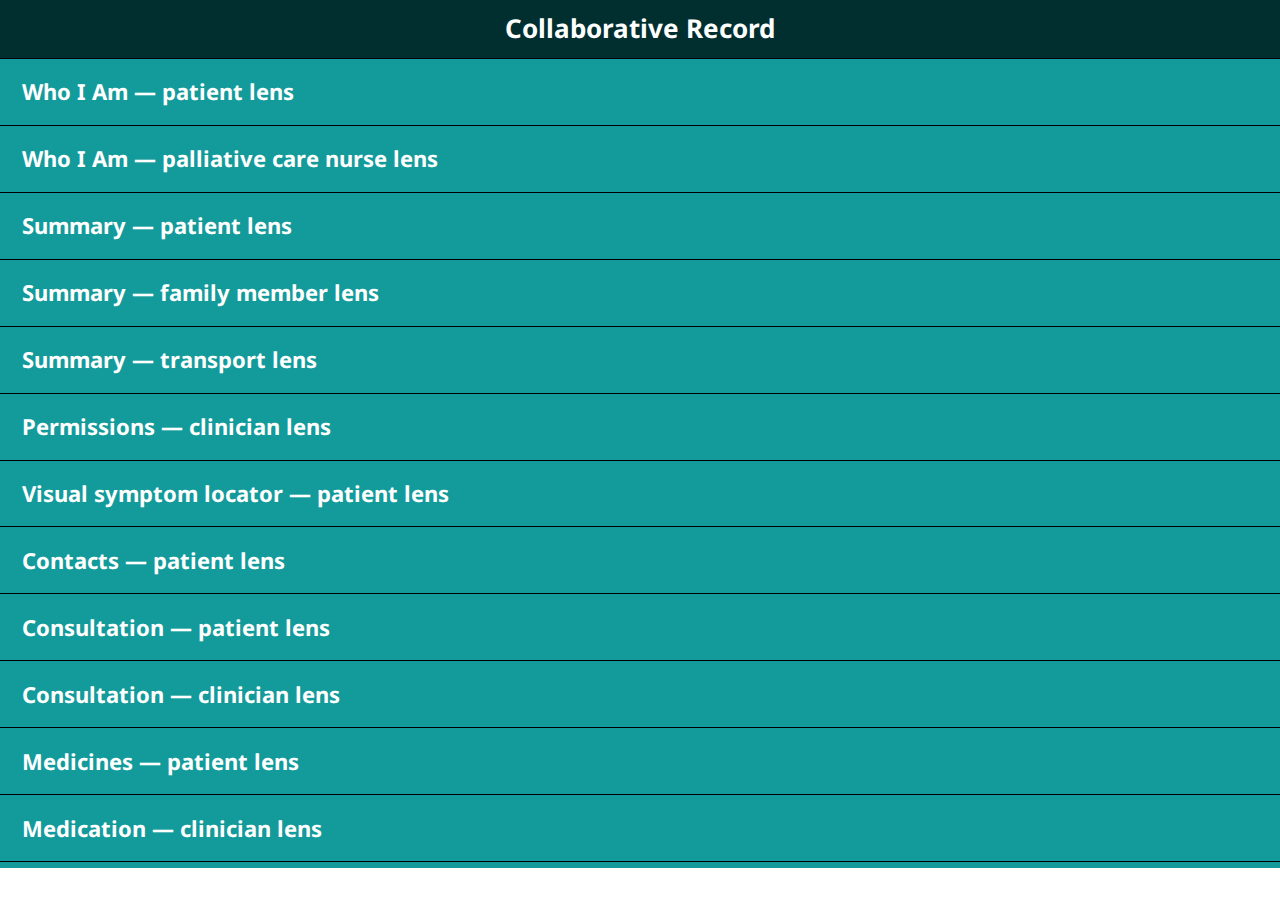
<file: index.html>
<!doctype html>
<html>
  <head>
    <title>Collaborative Record</title>
    <meta charset="utf-8">
    <meta name="viewport" content="initial-scale=1">
    <link rel="manifest" href="manifest.json">
    <meta name="mobile-web-app-capable" content="yes">
    <link rel="stylesheet" href="https://maxcdn.bootstrapcdn.com/font-awesome/4.6.2/css/font-awesome.min.css">
    <link href="https://fonts.googleapis.com/css?family=Noto+Sans:400,400italic,700,700italic" rel="stylesheet" type="text/css">
    <link href="assets/css/prototyping-kit.css" rel="stylesheet">
    <link href="assets/css/styles.css" rel="stylesheet">
  </head>

  <body>
    <header>
      <h1>Collaborative Record</h1>
    </header>
    <div data-screen="home">
      <section class="button">
        <h2><a href="who-i-am-patient.html">Who I Am — patient lens</a></h2>
      </section>
      <section class="button">
        <h2><a href="who-i-am-nurse.html">Who I Am — palliative care nurse lens</a></h2>
      </section>
      <section class="button">
        <h2><a href="summary-patient.html">Summary — patient lens</a></h2>
      </section>
      <section class="button">
        <h2><a href="summary-family-member.html">Summary — family member lens</a></h2>
      </section>
      <section class="button">
        <h2><a href="summary-transport.html">Summary — transport lens</a></h2>
      </section>
      <section class="button">
        <h2><a href="permissions-clinician.html">Permissions — clinician lens</a></h2>
      </section>
      <section class="button">
        <h2><a href="visual-symptom-locator-patient.html">Visual symptom locator — patient lens</a></h2>
      </section>
      <section class="button">
        <h2><a href="contacts-patient.html">Contacts — patient lens</a></h2>
      </section>
      <section class="button">
        <h2><a href="consultation-patient.html">Consultation  — patient lens</a></h2>
      </section>
      <section class="button">
        <h2><a href="consultations-clinician.html">Consultation  — clinician lens</a></h2>
      </section>
      <section class="button">
        <h2><a href="medicines-patient.html">Medicines — patient lens</a></h2>
      </section>
      <section class="button">
        <h2><a href="medication-clinician.html">Medication — clinician lens</a></h2>
      </section>
      <section class="button">
        <h2><a href="security-token.html">Security token screen  — phone authentication</a></h2>
      </section>
    </div>
  </body>
  <script src="assets/js/prototyping-kit.js"></script>
  <script src="assets/js/collaborative-record.js"></script>
  <script>
    // register a service worker
    if ('serviceWorker' in navigator) {
      navigator.serviceWorker.register('sw.js').then(function(registration) {
        // Registration was successful
        console.log('ServiceWorker registration successful with scope: ', registration.scope);
      }).catch(function(err) {
        // registration failed :(
        console.log('ServiceWorker registration failed: ', err);
      });
    }
  </script>
</html>
</file>
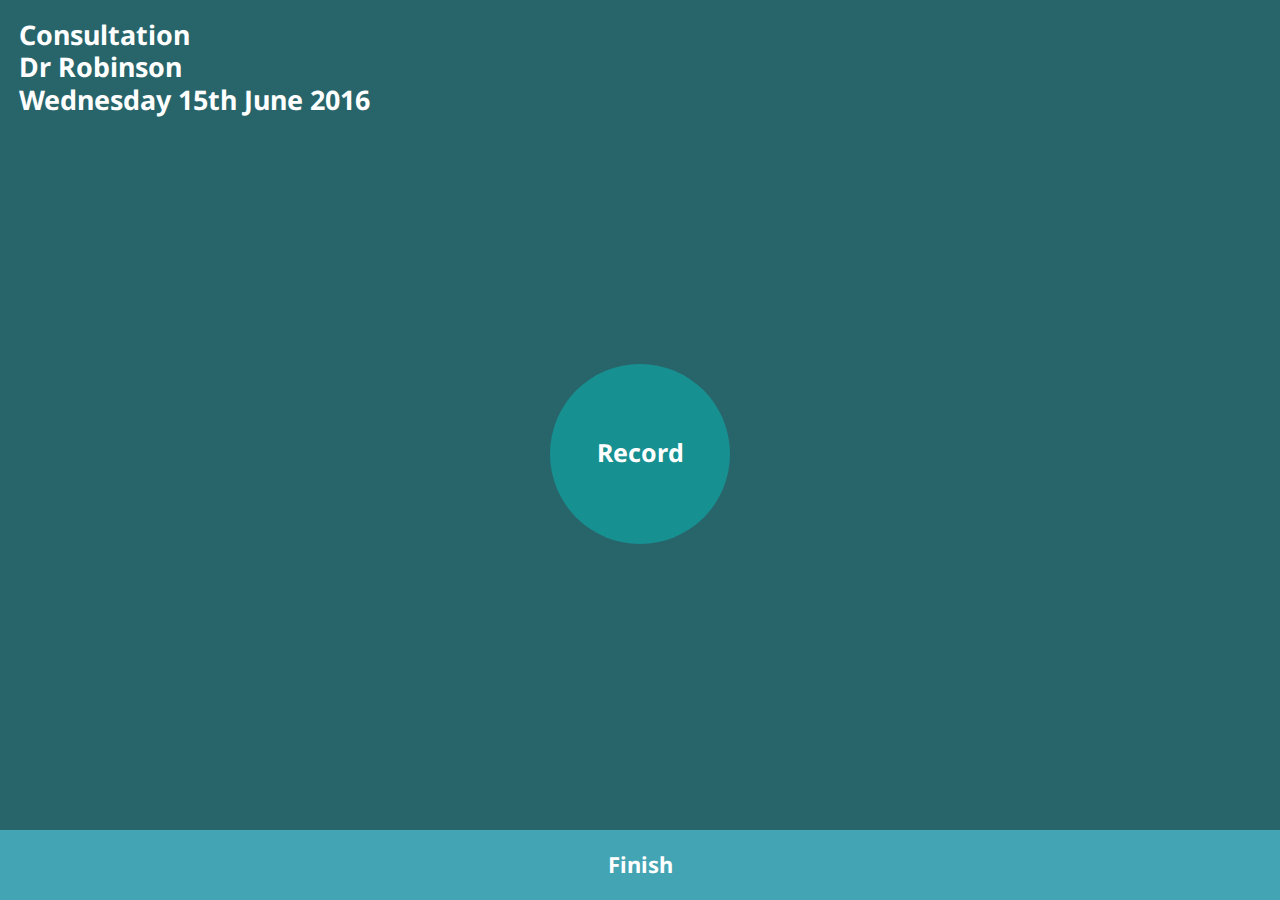
<file: consultation-patient.html>
<!doctype html>
<html>
  <head>
    <title>Consultation — Patient lens – Collaborative Record</title>
    <meta charset="utf-8">
    <meta name="viewport" content="initial-scale=1">
    <link rel="manifest" href="manifest.json">
    <link rel="stylesheet" href="https://maxcdn.bootstrapcdn.com/font-awesome/4.6.2/css/font-awesome.min.css">
    <link href="https://fonts.googleapis.com/css?family=Noto+Sans:400,400italic,700,700italic" rel="stylesheet" type="text/css">
    <link href="assets/css/prototyping-kit.css" rel="stylesheet">
    <link href="assets/css/styles.css" rel="stylesheet">
  </head>

  <body>
    <div data-screen="home" class="fullscreen alt question-screen">
      <p class="metadata">Consultation</p>
      <p class="metadata">Dr Robinson</p>
      <p class="metadata">Wednesday 15th June 2016</p>
      <div class="speak-wrapper">
        <div class="speak">
          <span class="record-button-label"><span class="waiting">Record</span><span class="speaking">Recording</span></span>
          <div class="record-button"></div>
        </div>
      </div>
      <div class="stacked-buttons">
        <div class="stacked-button" data-open-screen="consultation">
          <p>Finish</p>
        </div>
      </div>
    </div>

    <div data-screen="consultation" class="fullscreen">
      <h2 class="consultation-meta">Your consultation with Dr Robinson</h2>
      <h2 class="consultation-meta">Wednesday 15th June 2016, 2pm</h2>
      <a class="large-button" href="#">Listen again</a>
      <h3>Important notes</h3>
      <ul class="notes">
        <li><p>I’ve prescribed cough medicine called Tessalon Perles. You should take one tablet in the morning and one before you go to bed. I’ll ask you how you’re getting on with it in a few weeks.</p></li>
        <li><p>I’ve ordered your new crutches and they should be ready to pick up on Thursday.</p></li>
      </ul>
    </div>
  </body>
  <script src="assets/js/prototyping-kit.js"></script>
  <script src="assets/js/collaborative-record.js"></script>
</html>
</file>
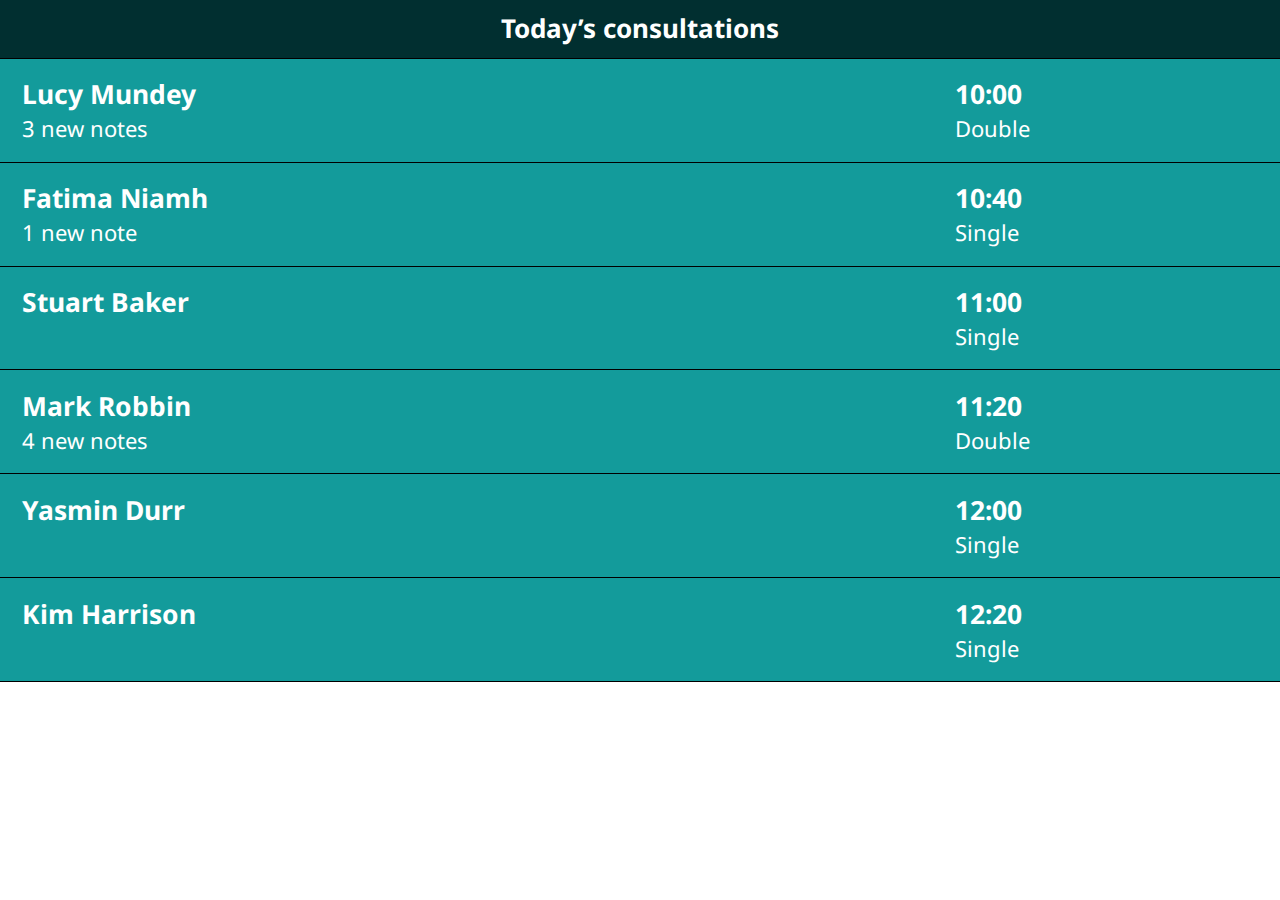
<file: consultations-clinician.html>
<!doctype html>
<html>
  <head>
    <title>Consultations — Clinician lens – Collaborative Record</title>
    <meta charset="utf-8">
    <meta name="viewport" content="initial-scale=1">
    <link rel="manifest" href="manifest.json">
    <link rel="stylesheet" href="https://maxcdn.bootstrapcdn.com/font-awesome/4.6.2/css/font-awesome.min.css">
    <link href="https://fonts.googleapis.com/css?family=Noto+Sans:400,400italic,700,700italic" rel="stylesheet" type="text/css">
    <link href="assets/css/prototyping-kit.css" rel="stylesheet">
    <link href="assets/css/styles.css" rel="stylesheet">
  </head>

  <body>
    <div data-screen="home" class="fullscreen no-pad">
      <header><h1>Today’s consultations</h1></header>
      <section class="button" data-open-screen="consultation">
        <div class="button-inner">
          <div class="inner-left">
            <h3>Lucy Mundey</h3>
            <span>3 new notes</span>
          </div>
          <div class="inner-right">
            <time>10:00</time>
            <span>Double</span>
          </div>
        </div>
      </section>
      <section class="button" data-open-screen="consultation">
        <div class="button-inner">
          <div class="inner-left">
            <h3>Fatima Niamh</h3>
            <span>1 new note</span>
          </div>
          <div class="inner-right">
            <time>10:40</time>
            <span>Single</span>
          </div>
        </div>
      </section>
      <section class="button" data-open-screen="consultation">
        <div class="button-inner">
          <div class="inner-left">
            <h3>Stuart Baker</h3>
          </div>
          <div class="inner-right">
            <time>11:00</time>
            <span>Single</span>
          </div>
        </div>
      </section>
      <section class="button" data-open-screen="consultation">
        <div class="button-inner">
          <div class="inner-left">
            <h3>Mark Robbin</h3>
            <span>4 new notes</span>
          </div>
          <div class="inner-right">
            <time>11:20</time>
            <span>Double</span>
          </div>
        </div>
      </section>
      <section class="button" data-open-screen="consultation">
        <div class="button-inner">
          <div class="inner-left">
            <h3>Yasmin Durr</h3>
          </div>
          <div class="inner-right">
            <time>12:00</time>
            <span>Single</span>
          </div>
        </div>
      </section>
      <section class="button" data-open-screen="consultation">
        <div class="button-inner">
          <div class="inner-left">
            <h3>Kim Harrison</h3>
          </div>
          <div class="inner-right">
            <time>12:20</time>
            <span>Single</span>
          </div>
        </div>
      </section>
    </div>

    <div data-screen="consultation" class="fullscreen no-pad">
      <header><h1><span data-open-screen="home"><i class="fa fa-chevron-left"></i></span>Consultations</h1></header>
      <div class="summary">
        <h2 class="fullscreen-subtitle">Lucy Mundey<br>10:00</h2>
      </div>
      <section class="button">
        <h2>3 new notes from Lucy</h2>
      </section>
      <section class="button">
        <h2>Recorded consultation</h2>
      </section>
      <section class="button" data-open-screen="add-notes">
        <h2>Your notes</h2>
      </section>
      <section class="button">
        <h2>Previous consultations</h2>
      </section>
    </div>

    <div data-screen="add-notes" class="fullscreen no-pad">
      <div class="top-bar info"><p><i class="fa fa-exclamation-circle"></i>Only clinicians can view this</p></div>
      <p contenteditable="true">Your notes</p>
      <div class="stacked-buttons">
        <div class="stacked-button" data-close-screen>
          <p>Cancel</p>
        </div>
        <div class="stacked-button" data-close-screen>
          <p>Add</p>
        </div>
      </div>
    </div>
  </body>
  <script src="assets/js/prototyping-kit.js"></script>
  <script src="assets/js/collaborative-record.js"></script>
</html>
</file>
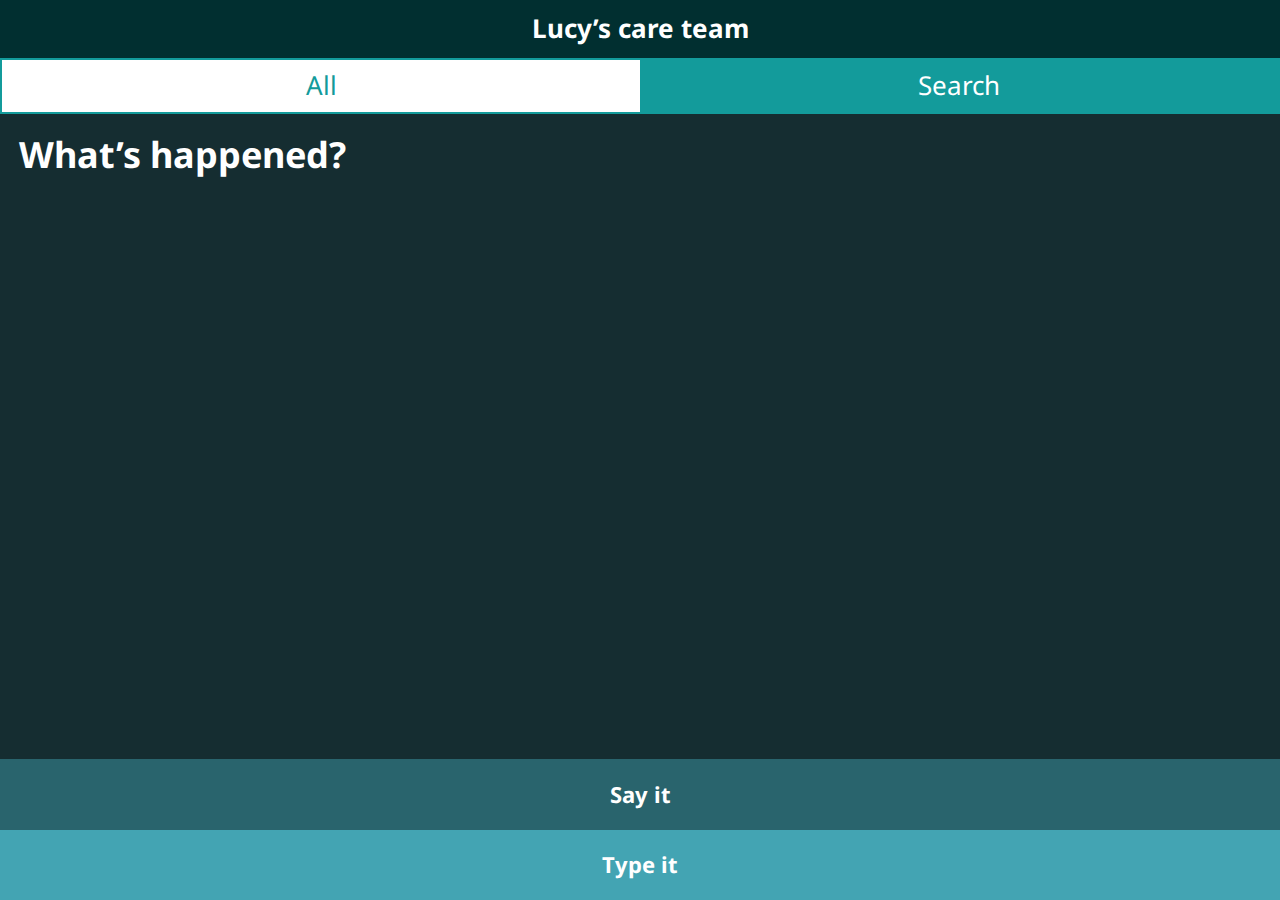
<file: contacts-patient.html>
<!doctype html>
<html>
  <head>
    <title>Contacts — carer lens – Collaborative Record</title>
    <meta charset="utf-8">
    <meta name="viewport" content="initial-scale=1">
    <link rel="manifest" href="manifest.json">
    <link rel="stylesheet" href="https://maxcdn.bootstrapcdn.com/font-awesome/4.6.2/css/font-awesome.min.css">
    <link href="https://fonts.googleapis.com/css?family=Noto+Sans:400,400italic,700,700italic" rel="stylesheet" type="text/css">
    <link href="assets/css/prototyping-kit.css" rel="stylesheet">
    <link href="assets/css/styles.css" rel="stylesheet">
  </head>

  <body>
    <header>
      <h1>Lucy’s care team</h1>
    </header>
    <div data-screen="home">
      <div data-tab-set>
        <a href="#" data-tab="all">All</a>
        <a href="#" data-tab="search">Search</a>
      </div>
      <div data-tab-content="all">
        <ul class="faces">
          <li>
            <img src="assets/img/avatar.svg">
            <div class="meta">
              <span class="name">Helen Mundey</span>
              <span class="job">Next of kin</span>
            </div>
          </li>
          <li>
            <img src="assets/img/avatar.svg">
            <div class="meta">
              <span class="name">Dr Harriet Gregory</span>
              <span class="job">GP</span>
            </div>
          </li>
          <li>
            <img src="assets/img/avatar.svg">
            <div class="meta">
              <span class="name">Karen Staszewski</span>
              <span class="job">Palliative care nurse specialist</span>
            </div>
          </li>
          <li>
            <img src="assets/img/avatar.svg">
            <div class="meta">
              <span class="name">Neil Patel</span>
              <span class="job">Dietician</span>
            </div>
          </li>
          <li>
            <img src="assets/img/avatar.svg">
            <div class="meta">
              <span class="name">James Crawford</span>
              <span class="job">Physiotherapist</span>
            </div>
          </li>
        </ul>
      </div>
      <div data-tab-content="search" class="dark-bg question-screen">
        <p class="question">What’s happened?</p>
        <div class="stacked-buttons">
          <div class="stacked-button" data-open-screen="contact">
            <p>Say it</p>
          </div>
          <div class="stacked-button" data-close-screen="contact">
            <p>Type it</p>
          </div>
        </div>
      </div>
    </div>
    <div data-screen="contact">
      <div data-tab-set>
        <a href="#" data-tab="all2" data-open-screen="home">All</a>
        <a href="#" data-tab="search2" data-tab-open>Search</a>
      </div>
      <div data-tab-content="search" class="dark-bg question-screen">
        <p class="question">You should speak to Julie, she has a call in session at 2pm tomorrow.</p>
        <ul class="faces top-border bottom">
          <li>
            <img src="assets/img/avatar.svg">
            <div class="meta">
              <span class="name">Dr Julie Powells</span>
              <span class="job">Neurologist</span>
              <span class="tel"><a href="tel:07321393124">07321393124</a></span>
            </div>
          </li>
        </ul>
      </div>
    </div>

    <div data-popup="new-contact">
      <img src="assets/img/avatar.svg">
      <p>Julie King, your physiotherapist, would like to be added</p>
      <div class="button-bar">
        <a href="#" data-open-bar="new-contact">Okay, that’s fine</a>
        <a href="#" data-close-popup>Not now</a>
      </div>
    </div>

    <div data-bar="new-contact">
      <i class="fa fa-2x fa-check right"></i>
      <p>Julie King, your physiotherapist, is now one of your contacts.</p>
    </div>
  </body>
  <script src="assets/js/prototyping-kit.js"></script>
  <script src="assets/js/collaborative-record.js"></script>
</html>
</file>
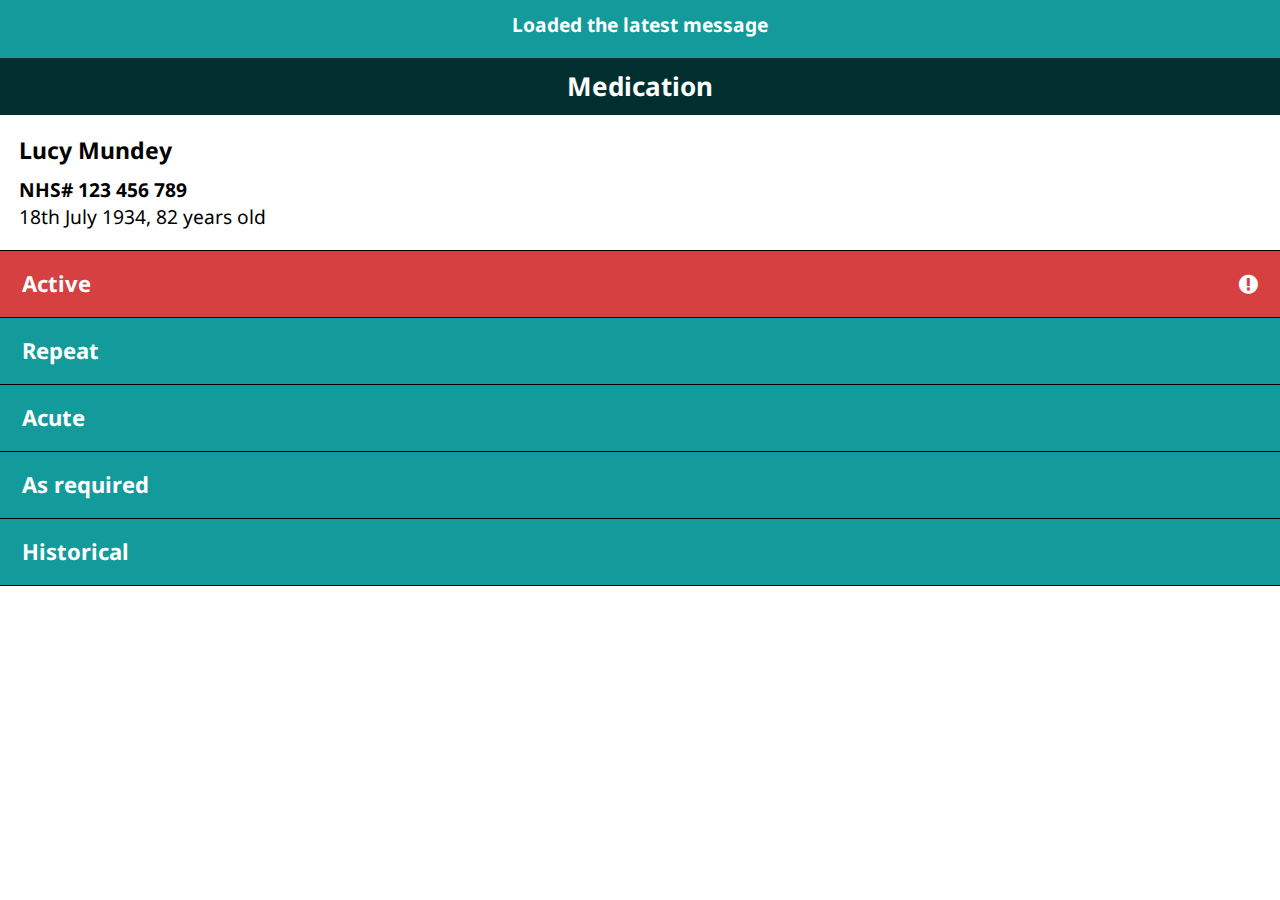
<file: medication-clinician.html>
<!doctype html>
<html>
  <head>
    <title>Medication — Clinician lens – Collaborative Record</title>
    <meta charset="utf-8">
    <meta name="viewport" content="initial-scale=1">
    <link rel="stylesheet" href="https://maxcdn.bootstrapcdn.com/font-awesome/4.6.2/css/font-awesome.min.css">
    <link href="https://fonts.googleapis.com/css?family=Noto+Sans:400,400italic,700,700italic" rel="stylesheet" type="text/css">
    <link href="assets/css/prototyping-kit.css" rel="stylesheet">
    <link href="assets/css/styles.css" rel="stylesheet">
    <link href="assets/css/ptr.css" rel="stylesheet">
  </head>

  <body>
    <div id="ptr">
      <p>Loaded the latest message</p>
    </div>

    <div data-screen="home">
      <header><h1>Medication</h1></header>
      <section class="callme">
        <h3>Lucy Mundey</h3>
        <dl class="metadata">
          <dt>NHS# 123 456 789</dt>
          <dl>18th July 1934, 82 years old</dl>
        </dl>
      </section>
      <section class="button notification" data-open-screen="active">
        <h2>Active<i class="fa fa-exclamation-circle"></i></h2>
      </section>
      <section class="button">
        <h2>Repeat</h2>
      </section>
      <section class="button">
        <h2>Acute</h2>
      </section>
      <section class="button">
        <h2>As required</h2>
      </section>
      <section class="button">
        <h2>Historical</h2>
      </section>
    </div>

    <div data-screen="active" class="fullscreen no-pad overflow" id="content">
      <header>
        <span data-open-screen="home" class="left pad-top larger"><i class="fa fa-chevron-left"></i></span>
        <h1>Active medication</h1>
      </header>

      <span class="genericon genericon-next"></span>
      <div class="loading">
        <span id="l1"></span>
        <span id="l2"></span>
        <span id="l3"></span>
      </div>

      <div class="medication-title">
        <h2>Ace inhibitor</h2>
        <h2>Ramipril</h2>
      </div>
      <ul class="messages">
        <span class="new-messages"><i class="fa fa-arrow-up"></i>New messages</span>
        <li class="message cf" style="display: none">
          <img src="assets/img/avatar.svg">
          <div>
            <p>I’ve noticed that I’m feeling very drowsy after taking these. It makes me unhappy because I feel too tired to do the things I want to do.</p>
            <p class="author">Noted for consultation with Dr Ghosh on 18.03.16</p>
          </div>
        </li>
        <li class="message cf">
          <img src="assets/img/avatar.svg">
          <div>
            <p>Quinapril not available. Substituted with Ramipril.</p>
            <p class="author">Shepherds Bush Pharmacy 17.03.16</p>
          </div>
        </li>
        <li class="message cf">
          <img src="assets/img/avatar.svg">
          <div>
            <p>Prescription ready to collect</p>
            <p class="author">Shepherds Bush Pharmacy 16.03.16</p>
          </div>
        </li>
        <li class="message cf">
          <img src="assets/img/avatar.svg">
          <div>
            <p>Consultation notes</p>
            <p class="author">Dr Ghosh 14.03.16</p>
          </div>
        </li>
        <li class="message cf">
          <img src="assets/img/avatar.svg">
          <div>
            <p>Prescribed</p>
            <p class="author">Dr Ghosh 14.03.16</p>
          </div>
        </li>
      </ul>
    </div>
  </body>
  <script src="assets/js/prototyping-kit.js"></script>
  <script src="assets/js/collaborative-record.js"></script>
  <script src="assets/js/hammer.2.0.4.js"></script>
  <script src="assets/js/wptr.1.1.js"></script>

  <script>
    window.onload = function() {
      WebPullToRefresh.init( {
        loadingFunction: exampleLoadingFunction
      } );
    };

    var exampleLoadingFunction = function() {
      return new Promise( function( resolve, reject ) {

        $('.new-messages').fadeOut();
        $('.message').fadeIn();

        if ( true/* if the loading worked */ ) {
          resolve();
        } else {
          reject();
        }
      } );
    };
  </script>
</html>
</file>
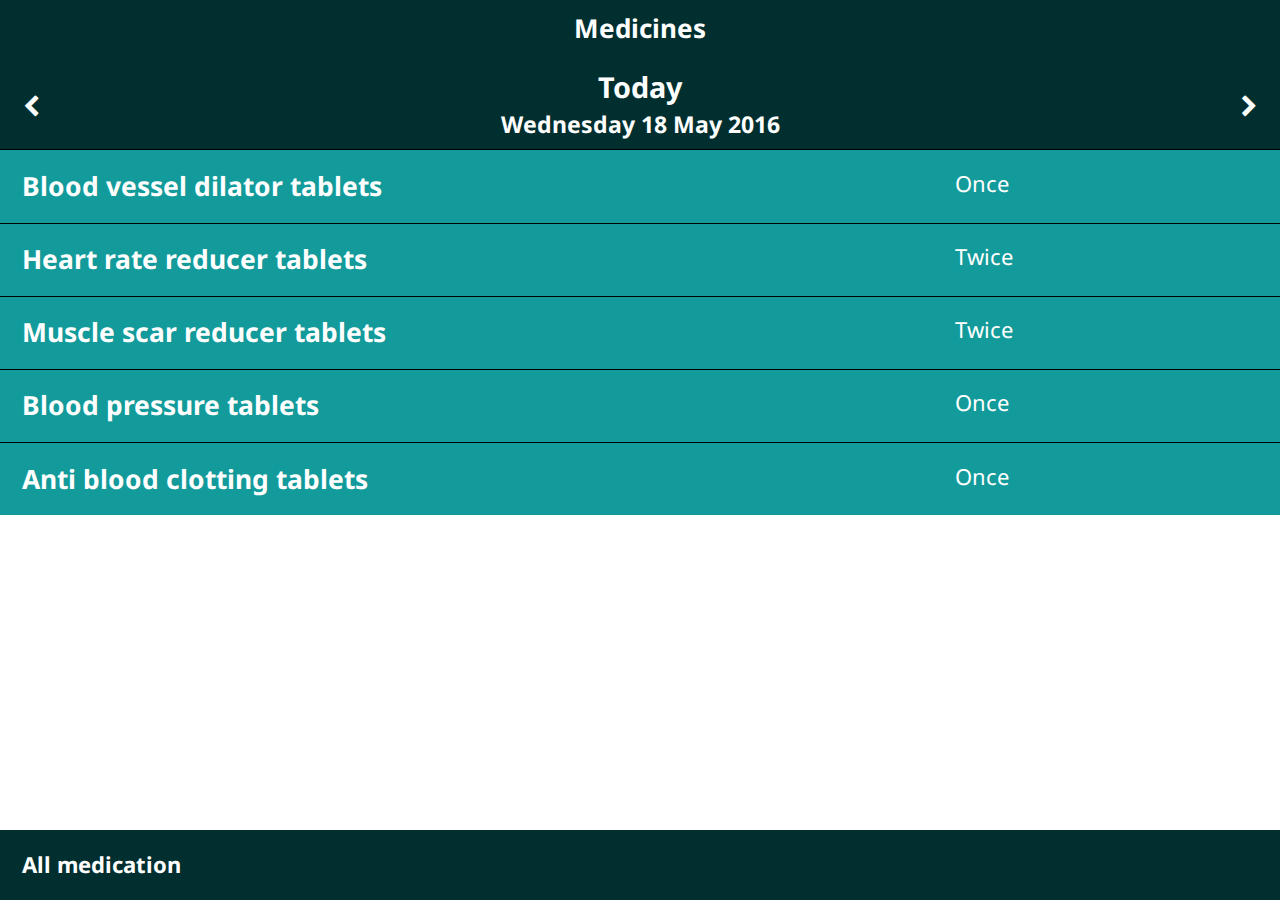
<file: medicines-patient.html>
<!doctype html>
<html>
  <head>
    <title>Medicines — Patient lens – Collaborative Record</title>
    <meta charset="utf-8">
    <meta name="viewport" content="initial-scale=1">
    <link rel="stylesheet" href="https://maxcdn.bootstrapcdn.com/font-awesome/4.6.2/css/font-awesome.min.css">
    <link href="https://fonts.googleapis.com/css?family=Noto+Sans:400,400italic,700,700italic" rel="stylesheet" type="text/css">
    <link href="assets/css/prototyping-kit.css" rel="stylesheet">
    <link href="assets/css/styles.css" rel="stylesheet">
  </head>

  <body>
    <header><h1>Medicines</h1></header>

    <div data-screen="home">
      <div class="secondary-header">
        <span data-open-screen="yesterday" class="left pad larger"><i class="fa fa-chevron-left"></i></span>
        <span data-open-screen="tomorrow" class="right pad larger"><i class="fa fa-chevron-right"></i></span>
        <h2>Today</h2>
        <h3>Wednesday 18 May 2016</h3>
      </div>
      <section class="button">
        <div class="button-inner" data-accordion-button="medicine">
          <div class="inner-left">
            <h3>Blood vessel dilator tablets</h3>
          </div>
          <div class="inner-right">
            <span>Once</span>
          </div>
        </div>
        <div data-accordion="medicine" class="medicine">
          <h4>Take twice today</h4>
          <ul>
            <li>1 pill after breakfast</li>
            <li>1 pill after lunch</li>
          </ul>
          <p><a href="#">How to take these</a></p>
          <img src="assets/img/placeholder.png">
          <p>You’re currently taking Ramipril.</p>
          <p>Prescribed by Dr Ghosh on 12/03/2016. On <a href="#">repeat prescription</a>.</p>
          <div class="button alt">
            <h2>Has something changed?</h2>
          </div>
        </div>
      </section>
      <section class="button">
        <div class="button-inner">
          <div class="inner-left">
            <h3>Heart rate reducer tablets</h3>
          </div>
          <div class="inner-right">
            <span>Twice</span>
          </div>
        </div>
      </section>
      <section class="button">
        <div class="button-inner">
          <div class="inner-left">
            <h3>Muscle scar reducer tablets</h3>
          </div>
          <div class="inner-right">
            <span>Twice</span>
          </div>
        </div>
      </section>
      <section class="button">
        <div class="button-inner">
          <div class="inner-left">
            <h3>Blood pressure tablets</h3>
          </div>
          <div class="inner-right">
            <span>Once</span>
          </div>
        </div>
      </section>
      <section class="button">
        <div class="button-inner">
          <div class="inner-left">
            <h3>Anti blood clotting tablets</h3>
          </div>
          <div class="inner-right">
            <span>Once</span>
          </div>
        </div>
      </section>
      <div class="bottom-button">
        <p>All medication</p>
      </div>
    </div>

    <div data-screen="tomorrow">
      <div class="secondary-header">
        <span data-open-screen="home" class="left pad larger"><i class="fa fa-chevron-left"></i></span>
        <span class="right pad larger"><i class="fa fa-chevron-right"></i></span>
        <h2>Tomorrow</h2>
        <h3>Thursday 19 May 2016</h3>
      </div>
      <section class="button">
        <div class="button-inner" data-accordion-button="medicine">
          <div class="inner-left">
            <h3>Blood vessel dilator tablets</h3>
          </div>
          <div class="inner-right">
            <span>Once</span>
          </div>
        </div>
        <div data-accordion="medicine" class="medicine">
          <h4>Take twice today</h4>
          <ul>
            <li>1 pill after breakfast</li>
            <li>1 pill after lunch</li>
          </ul>
          <p><a href="#">How to take these</a></p>
          <img src="assets/img/placeholder.png">
          <p>You’re currently taking Ramipril.</p>
          <p>Prescribed by Dr Ghosh on 12/03/2016. On <a href="#">repeat prescription</a>.</p>
          <div class="button alt">
            <h2>Has something changed?</h2>
          </div>
        </div>
      </section>
      <section class="button">
        <div class="button-inner">
          <div class="inner-left">
            <h3>Heart rate reducer tablets</h3>
          </div>
          <div class="inner-right">
            <span>Twice</span>
          </div>
        </div>
      </section>
      <section class="button">
        <div class="button-inner">
          <div class="inner-left">
            <h3>Muscle scar reducer tablets</h3>
          </div>
          <div class="inner-right">
            <span>Twice</span>
          </div>
        </div>
      </section>
      <section class="button">
        <div class="button-inner">
          <div class="inner-left">
            <h3>Blood pressure tablets</h3>
          </div>
          <div class="inner-right">
            <span>Once</span>
          </div>
        </div>
      </section>
      <section class="button">
        <div class="button-inner">
          <div class="inner-left">
            <h3>Anti blood clotting tablets</h3>
          </div>
          <div class="inner-right">
            <span>Once</span>
          </div>
        </div>
      </section>
      <div class="bottom-button">
        <p>All medication</p>
      </div>
    </div>

    <div data-screen="yesterday">
      <div class="secondary-header">
        <span class="left pad larger"><i class="fa fa-chevron-left"></i></span>
        <span data-open-screen="home" class="right pad larger"><i class="fa fa-chevron-right"></i></span>
        <h2>Yesterday</h2>
        <h3>Tuesday 17 May 2016</h3>
      </div>
      <section class="button">
        <div class="button-inner" data-accordion-button="medicine">
          <div class="inner-left">
            <h3>Blood vessel dilator tablets</h3>
          </div>
          <div class="inner-right">
            <span>Once</span>
          </div>
        </div>
        <div data-accordion="medicine" class="medicine">
          <h4>Take twice today</h4>
          <ul>
            <li>1 pill after breakfast</li>
            <li>1 pill after lunch</li>
          </ul>
          <p><a href="#">How to take these</a></p>
          <img src="assets/img/placeholder.png">
          <p>You’re currently taking Ramipril.</p>
          <p>Prescribed by Dr Ghosh on 12/03/2016. On <a href="#">repeat prescription</a>.</p>
          <div class="button alt">
            <h2>Has something changed?</h2>
          </div>
        </div>
      </section>
      <section class="button">
        <div class="button-inner">
          <div class="inner-left">
            <h3>Heart rate reducer tablets</h3>
          </div>
          <div class="inner-right">
            <span>Twice</span>
          </div>
        </div>
      </section>
      <section class="button">
        <div class="button-inner">
          <div class="inner-left">
            <h3>Muscle scar reducer tablets</h3>
          </div>
          <div class="inner-right">
            <span>Twice</span>
          </div>
        </div>
      </section>
      <section class="button">
        <div class="button-inner">
          <div class="inner-left">
            <h3>Blood pressure tablets</h3>
          </div>
          <div class="inner-right">
            <span>Once</span>
          </div>
        </div>
      </section>
      <section class="button">
        <div class="button-inner">
          <div class="inner-left">
            <h3>Anti blood clotting tablets</h3>
          </div>
          <div class="inner-right">
            <span>Once</span>
          </div>
        </div>
      </section>
      <div class="bottom-button">
        <p>All medication</p>
      </div>
    </div>
  </body>
  <script src="assets/js/prototyping-kit.js"></script>
  <script src="assets/js/collaborative-record.js"></script>
</html>
</file>
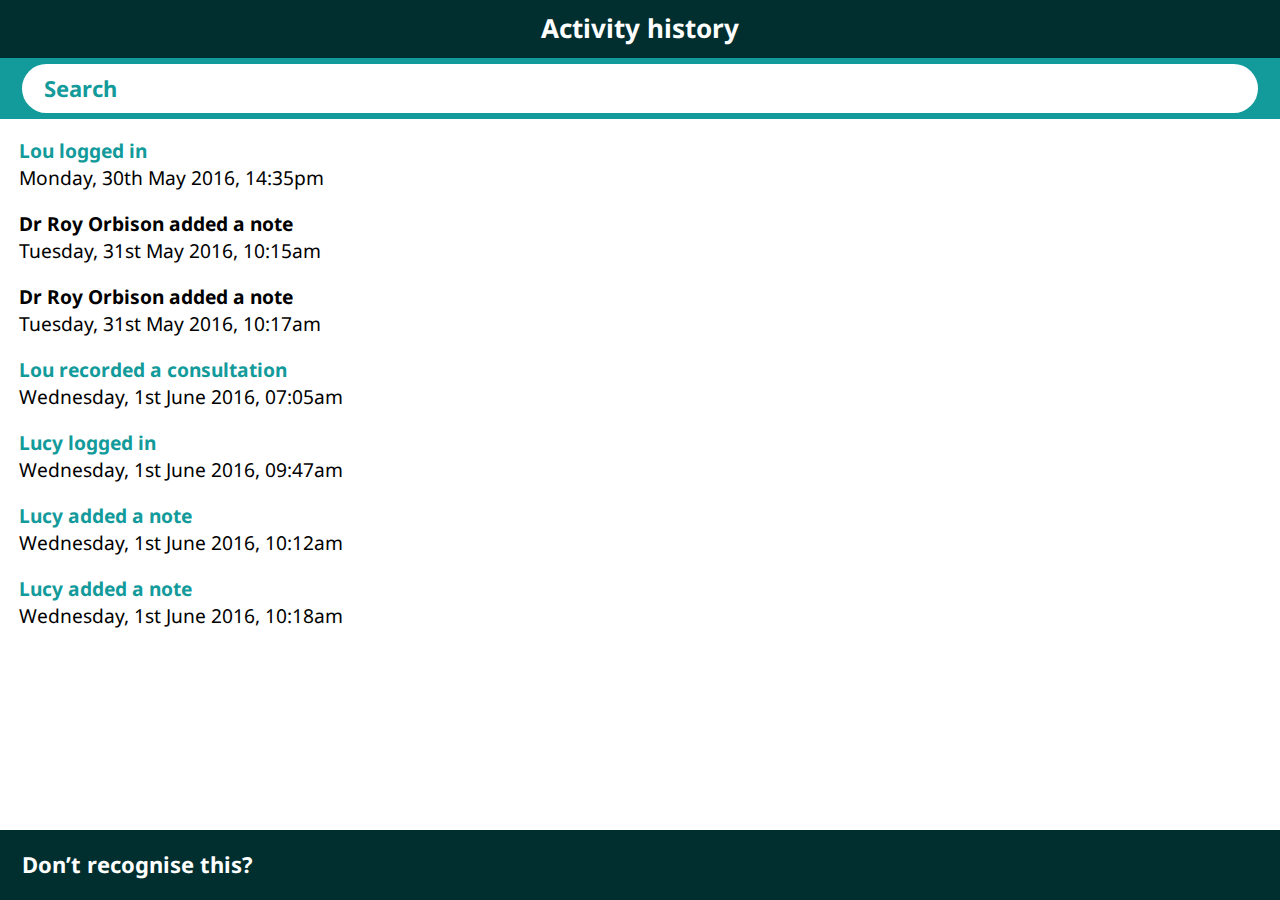
<file: permissions-clinician.html>
<!doctype html>
<html>
  <head>
    <title>Permissions — Clinician lens – Collaborative Record</title>
    <meta charset="utf-8">
    <meta name="viewport" content="initial-scale=1">
    <link rel="manifest" href="manifest.json">
    <link rel="stylesheet" href="https://maxcdn.bootstrapcdn.com/font-awesome/4.6.2/css/font-awesome.min.css">
    <link href="https://fonts.googleapis.com/css?family=Noto+Sans:400,400italic,700,700italic" rel="stylesheet" type="text/css">
    <link href="assets/css/prototyping-kit.css" rel="stylesheet">
    <link href="assets/css/styles.css" rel="stylesheet">
  </head>

  <body>
    <header>
      <h1>Activity history</h1>
    </header>
    <div data-screen="home">
      <section class="search alt">
        <input type="text" placeholder="Search">
      </section>
      <section class="list">
        <dl class="metadata">
          <dt class="patient">Lou logged in</dt>
          <dd>Monday, 30th May 2016, 14:35pm</dd>

          <dt>Dr Roy Orbison added a note</dt>
          <dd>Tuesday, 31st May 2016, 10:15am</dd>

          <dt>Dr Roy Orbison added a note</dt>
          <dd>Tuesday, 31st May 2016, 10:17am</dd>

          <dt class="patient">Lou recorded a consultation</dt>
          <dd>Wednesday, 1st June 2016, 07:05am</dd>

          <dt class="patient">Lucy logged in</dt>
          <dd>Wednesday, 1st June 2016, 09:47am</dd>

          <dt class="patient">Lucy added a note</dt>
          <dd>Wednesday, 1st June 2016, 10:12am</dd>

          <dt class="patient">Lucy added a note</dt>
          <dd>Wednesday, 1st June 2016, 10:18am</dd>
        </dl>

      </section>
      <div class="bottom-button edit">
        <p data-mode-toggle="edit">Don’t recognise this?</p>
      </div>
    </div>

  </body>
  <script src="assets/js/prototyping-kit.js"></script>
  <script src="assets/js/collaborative-record.js"></script>
</html>
</file>
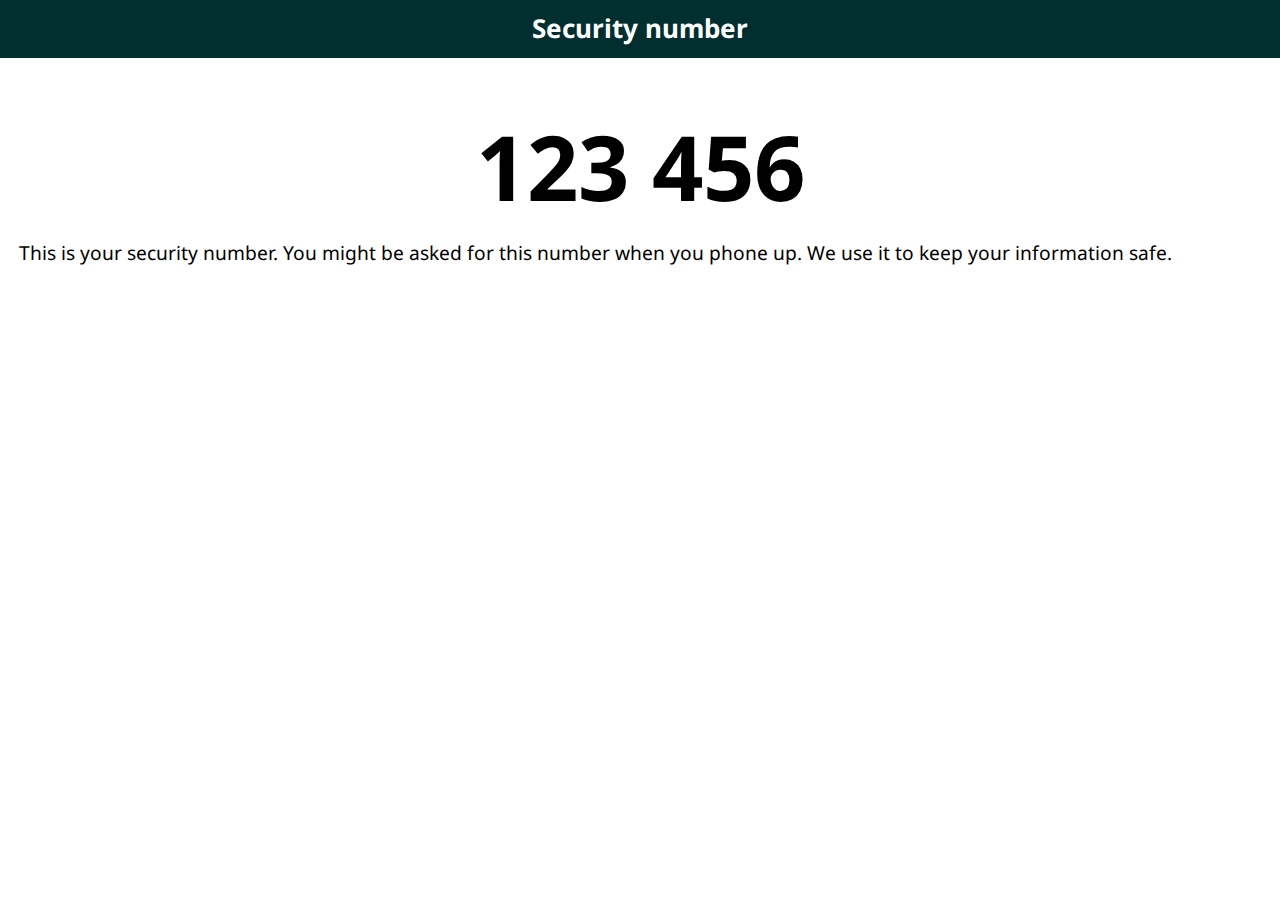
<file: security-token.html>
<!doctype html>
<html>
  <head>
    <title>Summary — Patient lens – Collaborative Record</title>
    <meta charset="utf-8">
    <meta name="viewport" content="initial-scale=1">
    <link rel="manifest" href="manifest.json">
    <link rel="stylesheet" href="https://maxcdn.bootstrapcdn.com/font-awesome/4.6.2/css/font-awesome.min.css">
    <link href="https://fonts.googleapis.com/css?family=Noto+Sans:400,400italic,700,700italic" rel="stylesheet" type="text/css">
    <link href="assets/css/prototyping-kit.css" rel="stylesheet">
    <link href="assets/css/styles.css" rel="stylesheet">
  </head>

  <body>
    <header>
      <h1>Security number</h1>
    </header>
    <div data-screen="home" class="security-token">
      <h2 class="fullscreen-subtitle">123 456</h2>
      <p>This is your security number. You might be asked for this number when you phone up. We use it to keep your information safe.</p>
    </div>
  </body>
  <script src="assets/js/prototyping-kit.js"></script>
  <script src="assets/js/collaborative-record.js"></script>
</html>
</file>
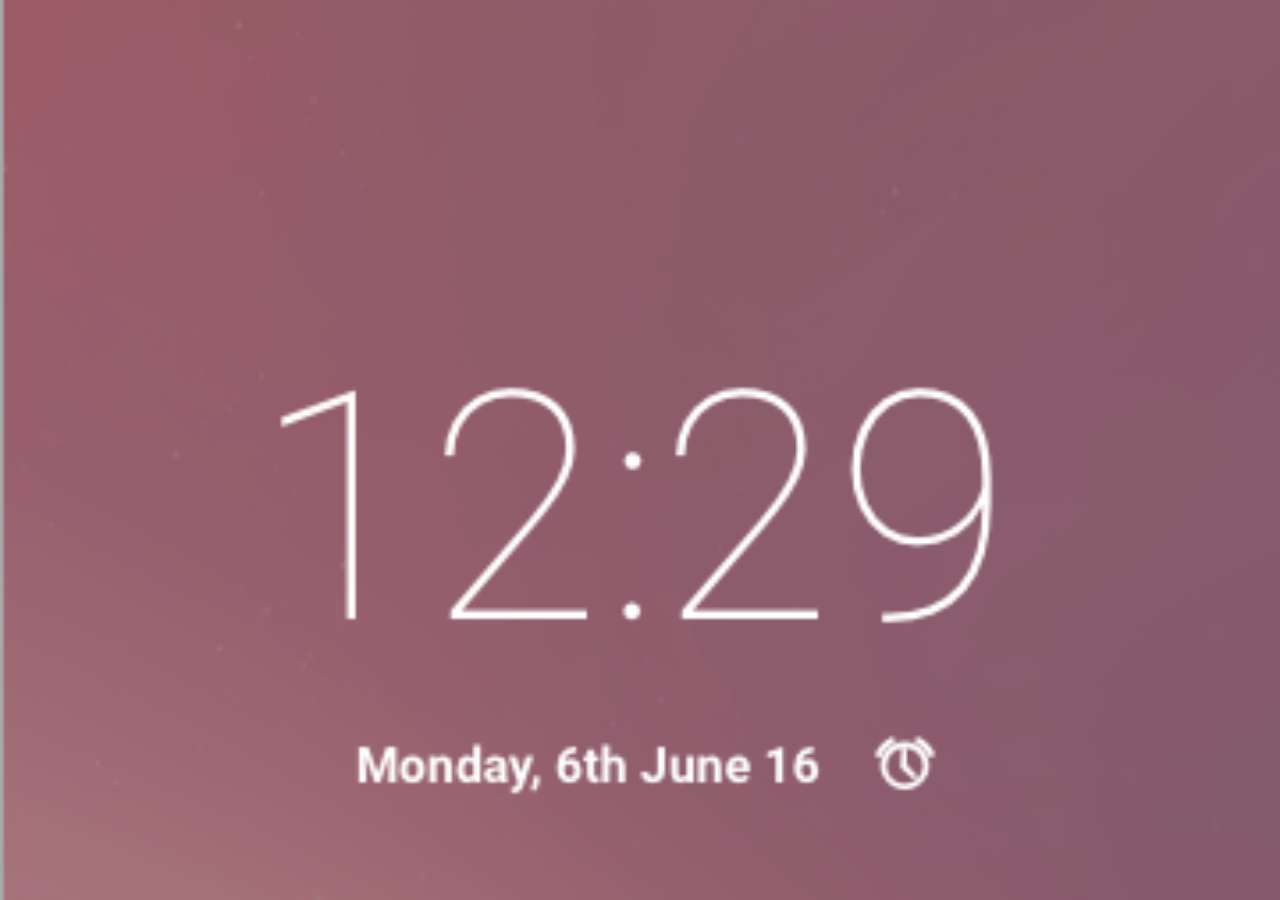
<file: summary-family-member.html>
<!doctype html>
<html>
  <head>
    <title>Summary — Family member – Collaborative Record</title>
    <meta charset="utf-8">
    <meta name="viewport" content="initial-scale=1">
    <link rel="manifest" href="manifest.json">
    <link rel="stylesheet" href="https://maxcdn.bootstrapcdn.com/font-awesome/4.6.2/css/font-awesome.min.css">
    <link href="https://fonts.googleapis.com/css?family=Noto+Sans:400,400italic,700,700italic" rel="stylesheet" type="text/css">
    <link href="assets/css/prototyping-kit.css" rel="stylesheet">
    <link href="assets/css/styles.css" rel="stylesheet">
  </head>

  <body>
    <div data-screen="home" class="fullscreen no-pad">
      <img src="assets/img/notification_screen.png" data-open-screen="tomorrow" class="fullscreen-image">
    </div>
    <div data-screen="tomorrow" class="fullscreen no-pad">
      <h2 class="fullscreen-subtitle">Tomorrow<br>Tuesday 6th June 2016</h2>
      <div class="day-summary">
        <p class="summary-item">Your mum’s consultation is scheduled for <strong>12:15am at Charing Cross hospital</strong> with Dr Ghosh.</p>
        <p class="summary-item">Leave your mum’s house at 11:00am to arrive on time. <a href="#" data-open-screen="map">See your route here</a>.</p>
        <p class="summary-item">Parking at the hospital costs £3.50 per hour. The parking machines only take cash.</p>
      </div>
      <div class="stacked-buttons">
        <div class="stacked-button">
          <p>Ok, thanks</p>
        </div>
        <div class="stacked-button">
          <p>Remind me tomorrow morning</p>
        </div>
      </div>
    </div>
    <div data-screen="map" class="fullscreen no-pad">
      <img src="assets/img/map.png" data-open-screen="tomorrow" class="fullscreen-image">
    </div>
  </body>
  <script src="assets/js/prototyping-kit.js"></script>
  <script src="assets/js/collaborative-record.js"></script>
</html>
</file>
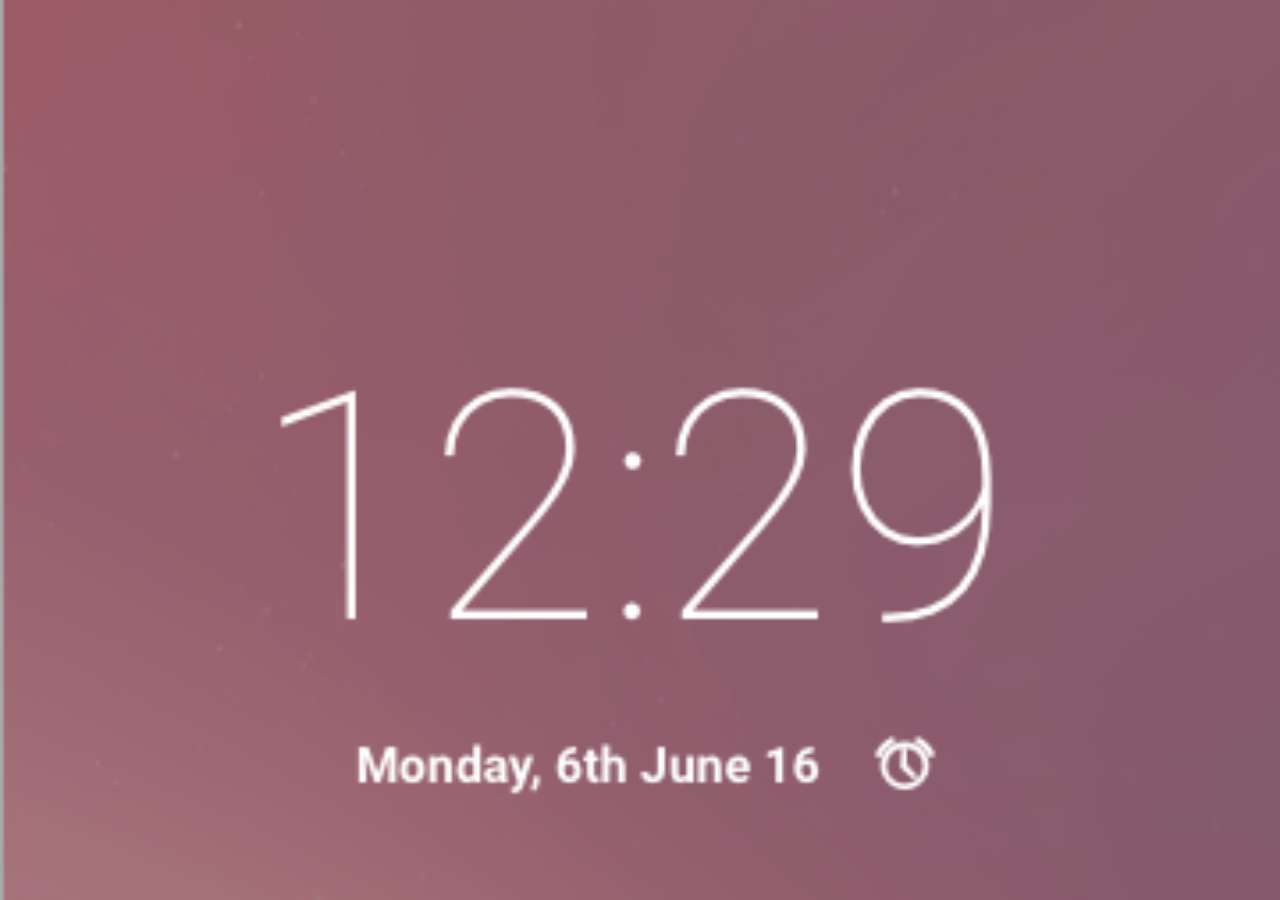
<file: summary-patient.html>
<!doctype html>
<html>
  <head>
    <title>Summary — Patient lens – Collaborative Record</title>
    <meta charset="utf-8">
    <meta name="viewport" content="initial-scale=1">
    <link rel="manifest" href="manifest.json">
    <link rel="stylesheet" href="https://maxcdn.bootstrapcdn.com/font-awesome/4.6.2/css/font-awesome.min.css">
    <link href="https://fonts.googleapis.com/css?family=Noto+Sans:400,400italic,700,700italic" rel="stylesheet" type="text/css">
    <link href="assets/css/prototyping-kit.css" rel="stylesheet">
    <link href="assets/css/styles.css" rel="stylesheet">
  </head>

  <body>
    <div data-screen="home" class="fullscreen no-pad">
      <img src="assets/img/notification_screen.png" data-open-screen="today" class="fullscreen-image">
    </div>
    <header>
      <h1>Hello Lou</h1>
    </header>
    <div data-screen="today">
      <h2 class="fullscreen-subtitle">Today<br>Monday 13th June 2016</h2>
      <div class="day-summary">
        <h3 class="time">13:00pm</h3>
        <p class="summary-item">Take the blood-thinning <strong>medication</strong> (warfarin).</p>
        <h3 class="time">13:30pm</h3>
        <p class="summary-item">You have a physio <strong>appointment</strong> at Green’s Physiotherapists. Remember to wear loose clothing.</p>
        <div data-more="today">
          <h3 class="time">14:30pm</h3>
          <p class="summary-item">You have an <strong>appointment</strong> with your GP, Dr Ruth Wallis.</p>
          <h3 class="time">18:00pm</h3>
          <p class="summary-item">Take the blood-thinning <strong>medication</strong> (warfarin).</p>
        </div>
      </div>
      <section class="button">
        <h2 data-more-button="today">See <span class="label-more">more</span><span class="label-less">less</span> for today<i class="fa fa-plus"></i></h2>

        <div data-accordion="read-more">
        </div>
      </section>
      <section class="button alt">
        <h2>Medication</h2>
      </section>
      <section class="button alt">
        <h2>Record</h2>
      </section>
      <section class="button alt">
        <a href="who-i-am-patient.html#screen/home"><h2>Who I am</h2></a>
      </section>
      <div class="bottom-button alt">
        <p>I need help<i class="fa fa-question"></i></p>
      </div>
    </div>
  </body>
  <script src="assets/js/prototyping-kit.js"></script>
  <script src="assets/js/collaborative-record.js"></script>
</html>
</file>
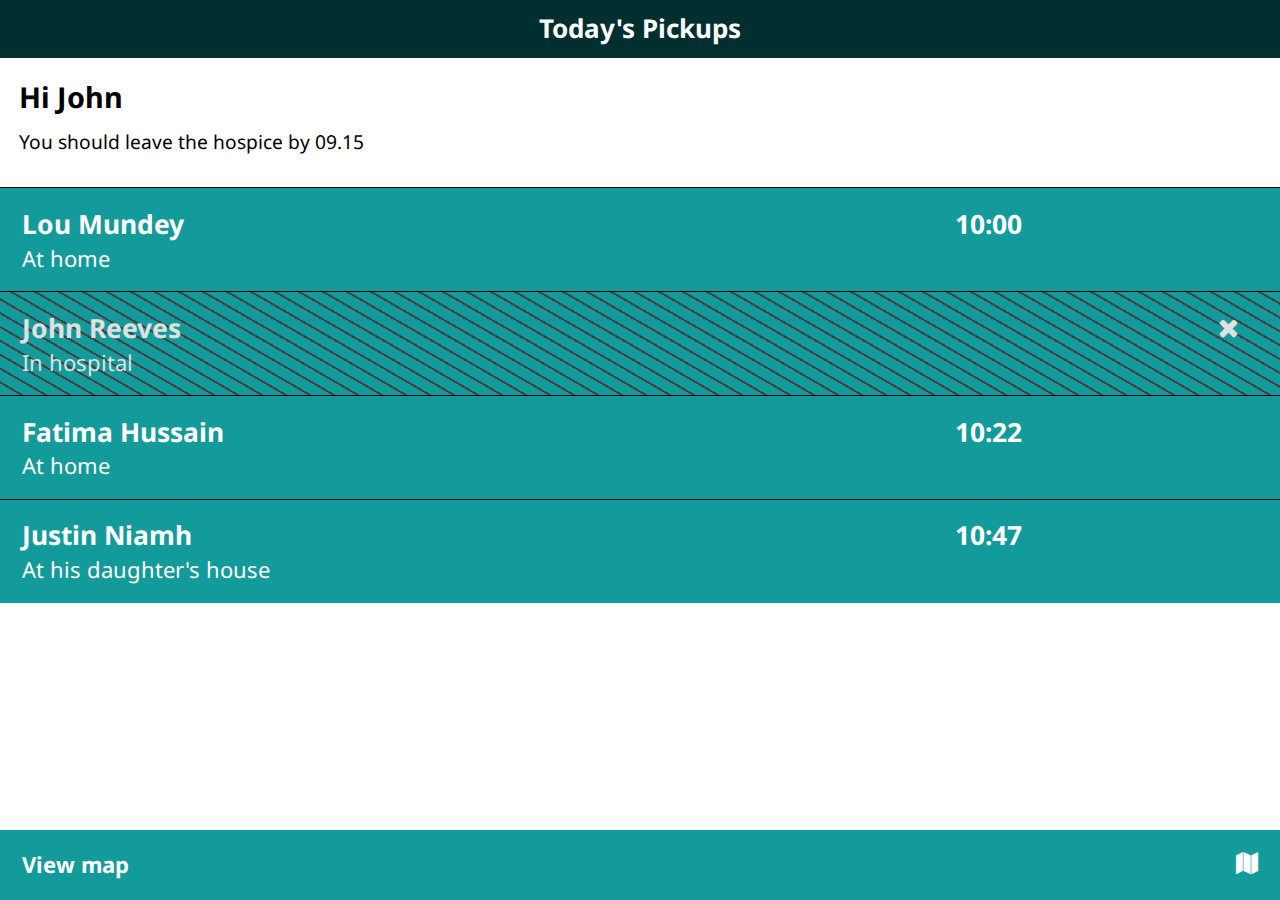
<file: summary-transport.html>
<!doctype html>
<html>
  <head>
    <title>Summary — transport lens – Collaborative Record</title>
    <meta charset="utf-8">
    <meta name="viewport" content="initial-scale=1">
    <link rel="manifest" href="manifest.json">
    <link rel="stylesheet" href="https://maxcdn.bootstrapcdn.com/font-awesome/4.6.2/css/font-awesome.min.css">
    <link href="https://fonts.googleapis.com/css?family=Noto+Sans:400,400italic,700,700italic" rel="stylesheet" type="text/css">
    <link href="assets/css/prototyping-kit.css" rel="stylesheet">
    <link href="assets/css/styles.css" rel="stylesheet">
  </head>

  <body>
    <div data-screen="home" class="fullscreen no-pad">
      <header>
        <h1>Today's Pickups</h1>
      </header>
      <section class="pickups-summary">
        <h2>Hi John</h2>
        <p>You should leave the hospice by 09.15</p>
      </section>
      <section data-open-screen="pickup-lucy" class="button">
        <div class="button-inner">
          <div class="inner-left">
            <h3>Lou Mundey</h3>
            <span>At home</span>
          </div>
          <div class="inner-right">
            <time>10:00</time>
          </div>
        </div>
      </section>
      <section class="button button-disabed">
        <div class="button-inner">
          <div class="inner-left">
            <h3>John Reeves</h3>
            <span>In hospital</span>
          </div>
          <div class="inner-right">
            <time><i class="fa fa-close"></i></time>
          </div>
        </div>
      </section>
      <section class="button">
        <div class="button-inner">
          <div class="inner-left">
            <h3>Fatima Hussain</h3>
            <span>At home</span>
          </div>
          <div class="inner-right">
            <time>10:22</time>
          </div>
        </div>
      </section>
      <section class="button">
        <div class="button-inner">
          <div class="inner-left">
            <h3>Justin Niamh</h3>
            <span>At his daughter's house</span>
          </div>
          <div class="inner-right">
            <time>10:47</time>
          </div>
        </div>
      </section>

      <div class="bottom-button alt">
        <p>View map<i class="fa fa-map"></i></p>
      </div>
    </div>


    <div data-screen="pickup-lucy" class="fullscreen no-pad">
      <header>
        <h1>Mrs Lou Mundey lives here</h1>
      </header>
      <section class="lives-here">
        <img src="assets/img/house.png" class="fullscreen-image">
        <h2 class="fullscreen-subtitle">12 Dawson Road, Shepherds Bush, London W14 7GY</h2>
        <p class="summary-item">
          <a href="https://www.google.co.uk/maps/place/12+Dawson+Pl,+London+W2/">Open in maps</a>
        </p>
      </section>
      <section class="button">
        <h2 data-accordion-button="access">How to gain access<i class="fa fa-plus"></i></h2>
        <p data-accordion="access">Hold the bell for three seconds so Lucy knows you've arrived. She doesn't always hear the bell. There's a key box safe to the right of the front door. The code is 23df6. The front foor key has a red keyring.</p>
      </section>
      <section class="button">
        <h2 data-accordion-button="parking">Parking<i class="fa fa-plus"></i></h2>
      </section>
      <section class="button">
        <h2 data-accordion-button="phone">Who to phone<i class="fa fa-plus"></i></h2>
      </section>
      <section class="language">
        <select>
          <option>English</option>
          <option>Français</option>
          <option>Español</option>
          <option>Deutsch</option>
          <option>Polski</option>
          <option>Lietuvių kalba</option>
        </select>
      </section>
    </div>

  </body>
  <script src="assets/js/prototyping-kit.js"></script>
  <script src="assets/js/collaborative-record.js"></script>
</html>
</file>
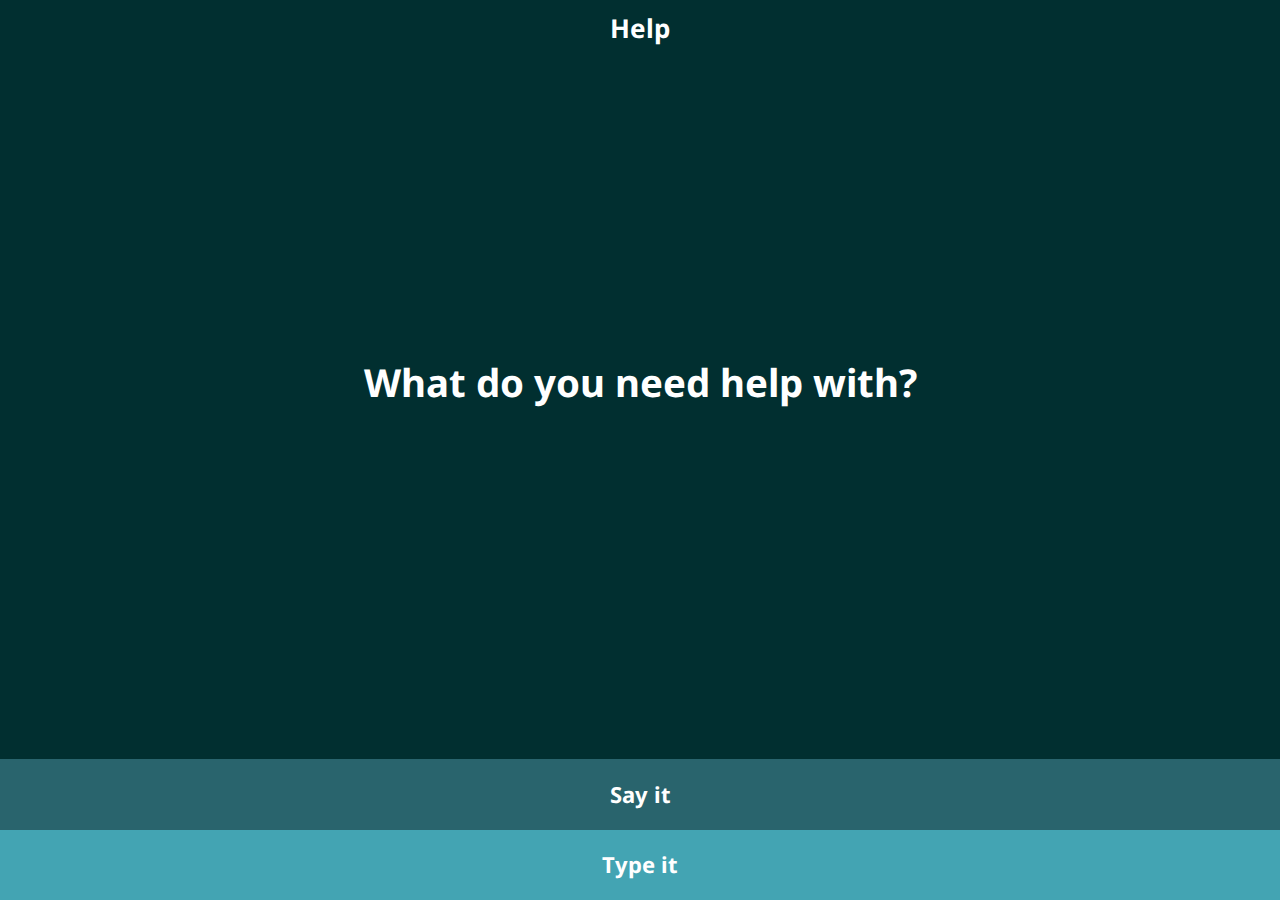
<file: visual-symptom-locator-patient.html>
<!doctype html>
<html>
  <head>
    <title>Visual symptom locator — Patient lens – Collaborative Record</title>
    <meta charset="utf-8">
    <meta name="viewport" content="initial-scale=1">
    <link rel="manifest" href="manifest.json">
    <link rel="stylesheet" href="https://maxcdn.bootstrapcdn.com/font-awesome/4.6.2/css/font-awesome.min.css">
    <link href="https://fonts.googleapis.com/css?family=Noto+Sans:400,400italic,700,700italic" rel="stylesheet" type="text/css">
    <link href="assets/css/prototyping-kit.css" rel="stylesheet">
    <link href="assets/css/styles.css" rel="stylesheet">
  </head>

  <body>
    <header>
      <h1>Help</h1>
    </header>
    <div data-screen="home" class="help">
      <h1 class="help-intro">What do you need help with?</h1>
      <div class="stacked-buttons">
        <div class="stacked-button" data-open-screen="step1">
          <p>Say it</p>
        </div>
        <div class="stacked-button" data-open-screen="step1">
          <p>Type it</p>
        </div>
      </div>
    </div>
    <div data-screen="step1">
      <div class="info-overlay">
        <img src="assets/img/target_white.png">
        <p>Tap on the part where it hurts.</p>
        <p>Tap again to indicate more pain.</p>
      </div>
      <div class="symptom-locator">
        <img src="assets/img/person.svg" class="person">
      </div>
      <div class="bottom-button alt">
        <p>Front view<i class="fa fa-reply"></i></p>
      </div>
      <div class="stacked-buttons hidden">
        <div class="stacked-button" data-open-screen="step2">
          <p>This is where it hurts</p>
        </div>
        <div class="stacked-button">
          <p>Select again</p>
        </div>
      </div>
    </div>
    <div data-screen="step2">
      <h2 class="large-question">What kind of pain is it?</h2>
      <div class="stacked-buttons">
        <div class="stacked-button" data-open-screen="step3">
          <p>Say it</p>
        </div>
        <div class="stacked-button" data-open-screen="step3">
          <p>Type it</p>
        </div>
      </div>
    </div>
    <div data-screen="step3">
      <h2 class="large-question">How long have you had the pain for?</h2>
      <div class="stacked-buttons">
        <div class="stacked-button" data-open-screen="step4">
          <p>Say it</p>
        </div>
        <div class="stacked-button" data-open-screen="step4">
          <p>Type it</p>
        </div>
      </div>
    </div>
    <div data-screen="step4">
      <h2 class="large-question">Your symptoms aren’t serious, but have been noted for your consultation with <span class="highlight">doctor Roy Robinson</span> tomorrow.</h2>
      <div class="stacked-buttons">
        <div class="stacked-button">
          <p>Ok</p>
        </div>
      </div>
    </div>

  </body>
  <script src="assets/js/prototyping-kit.js"></script>
  <script src="assets/js/collaborative-record.js"></script>
</html>
</file>
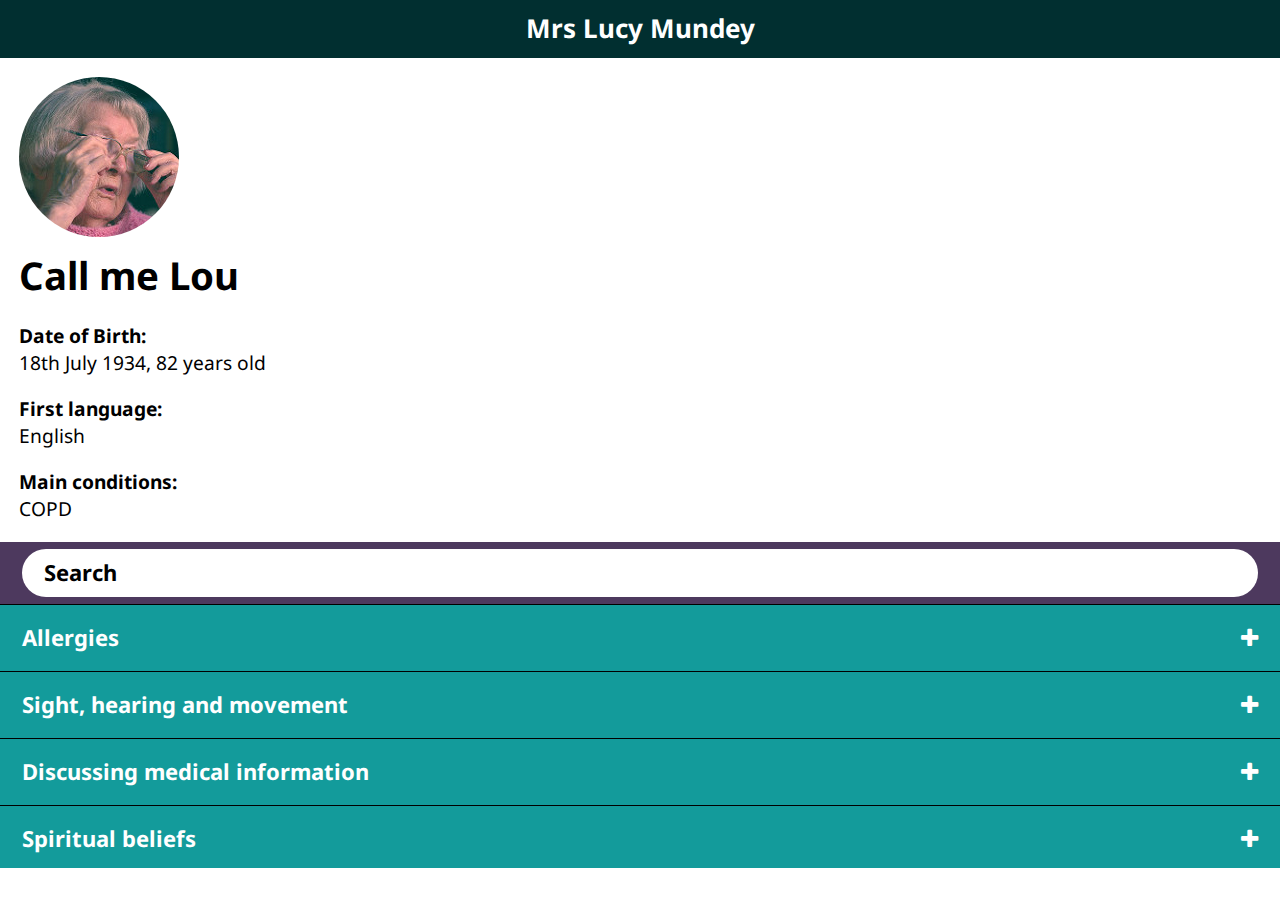
<file: who-i-am-nurse.html>
<!doctype html>
<html>
  <head>
    <title>Who I Am — palliative care nurse lens – Collaborative Record</title>
    <meta charset="utf-8">
    <meta name="viewport" content="initial-scale=1">
    <link rel="manifest" href="manifest.json">
    <link rel="stylesheet" href="https://maxcdn.bootstrapcdn.com/font-awesome/4.6.2/css/font-awesome.min.css">
    <link href="https://fonts.googleapis.com/css?family=Noto+Sans:400,400italic,700,700italic" rel="stylesheet" type="text/css">
    <link href="assets/css/prototyping-kit.css" rel="stylesheet">
    <link href="assets/css/styles.css" rel="stylesheet">
  </head>

  <body>
    <header>
      <h1>Mrs Lucy Mundey</h1>
    </header>
    <div data-screen="home">
      <section class="callme">
        <img src="assets/img/photograph.jpg" class="photo">
        <h1>Call me Lou</h1>
        <dl class="metadata">
          <dt>Date of Birth:</dt>
          <dd>18th July 1934, 82 years old</dd>

          <dt>First language:</dt>
          <dd>English</dd>

          <dt>Main conditions:</dt>
          <dd>COPD</dd>
        </dl>

      </section>
      <section class="search">
        <input type="text" placeholder="Search">
      </section>
      <section class="button">
        <h2 data-accordion-button="allergies">Allergies<i class="fa fa-plus"></i></h2>
        <p data-accordion="allergies">Penicillin</p>
      </section>
      <section class="button">
        <h2 data-accordion-button="sight-hearing-movement">Sight, hearing and movement<i class="fa fa-plus"></i></h2>
        <p data-accordion="sight-hearing-movement">Lou wears glasses and uses a frame to move around. Some hearing loss.</p>
      </section>
      <section class="button">
        <h2 data-accordion-button="discussing">Discussing medical information<i class="fa fa-plus"></i></h2>
        <p data-accordion="discussing">Talk to Lou’s daughter, Helen, but don’t share medical information with Lou’s son Richard.</p>
      </section>
      <section class="button">
        <h2 data-accordion-button="spiritual">Spiritual beliefs<i class="fa fa-plus"></i></h2>
        <p data-accordion="spiritual">Talk to Lou’s daughter, Hannah, but don’t share medical information with Lou’s son Richard.</p>
      </section>
      <section class="button">
        <h2 data-accordion-button="important">Important to Lou<i class="fa fa-plus"></i></h2>
        <p data-accordion="important">Lou has a pet cat, Dolly. She likes being appreciated for her sense of humour and the ability to make the best of every situation.</p>
      </section>
      <section class="button">
        <h2 data-accordion-button="living">Living situation<i class="fa fa-plus"></i></h2>
        <p data-accordion="living">Lou lives with her daughter, Helen.</p>
      </section>
      <section class="button">
        <h2 data-accordion-button="home-access">Home access<i class="fa fa-plus"></i></h2>
        <p data-accordion="home-access">If Lou doesn’t answer, you are permitted to enter the property. The keybox is next to the front shed (code 4567x).</p>
      </section>
      <section class="button">
        <h2 data-accordion-button="carers">Carers<i class="fa fa-plus"></i></h2>
        <p data-accordion="carers">Physiotherapist visits on Mondays and Thursdays at 2pm. A carer comes in daily at 9am.</p>
      </section>
      <section class="button">
        <h2 data-accordion-button="medication">Medication<i class="fa fa-plus"></i></h2>
        <div data-accordion="medication">
          <ul>
            <li>Formoterol, 5mg</li>
            <li>Ipratropium, 5mg</li>
            <li>Prednisone, 10mg</li>
          </ul>
          <p><a href="#" class="more-button">See the full record</a></p>
        </div>
      </section>
      <section class="button">
        <h2 data-accordion-button="other">Other important info<i class="fa fa-plus"></i></h2>
        <div data-accordion="other">
          <ul>
            <li>NHS number: 382 758 4925</li>
            <li>Do not resuscitate</li>
            <li>Organ donor</li>
          </ul>
        </div>
      </section>
      <section class="language">
        <select>
          <option>English</option>
          <option>Français</option>
          <option>Español</option>
          <option>Deutsch</option>
          <option>Polski</option>
          <option>Lietuvių kalba</option>
        </select>
      </section>
    </div>

    <div data-screen="my-health" class="fullscreen question-screen">
      <p class="intro">Editing information about you</p>
      <p class="steps">Step 1 / 1</p>
      <p class="question">What would you like others to know about your health?</p>
      <div class="stacked-buttons">
        <div class="stacked-button" data-close-screen>
          <p>Say it</p>
        </div>
        <div class="stacked-button" data-close-screen>
          <p>Type it</p>
        </div>
      </div>
    </div>
  </body>
  <script src="assets/js/prototyping-kit.js"></script>
  <script src="assets/js/collaborative-record.js"></script>
</html>
</file>
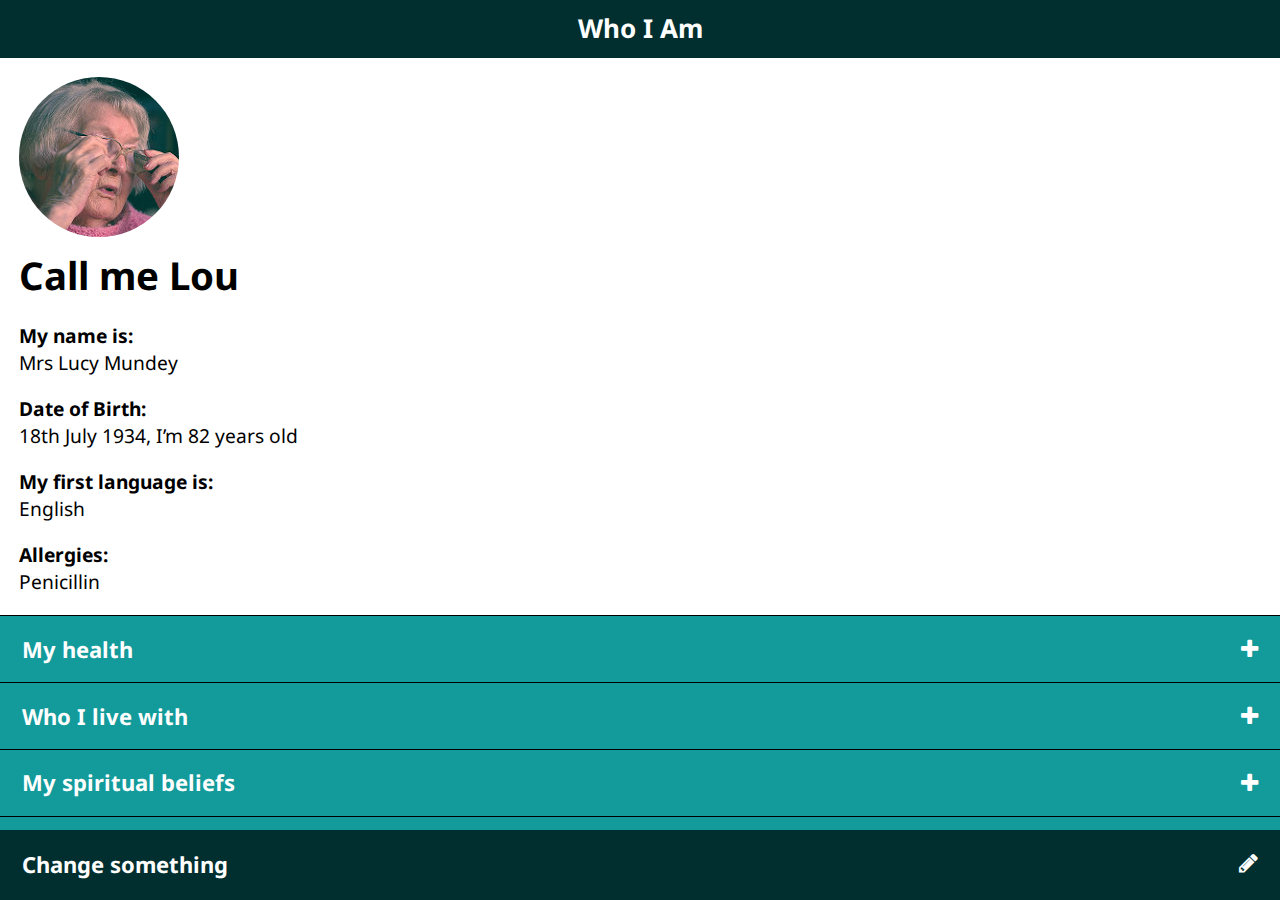
<file: who-i-am-patient.html>
<!doctype html>
<html>
  <head>
    <title>Who I Am – Collaborative Record</title>
    <meta charset="utf-8">
    <meta name="viewport" content="initial-scale=1">
    <link rel="manifest" href="manifest.json">
    <link rel="stylesheet" href="https://maxcdn.bootstrapcdn.com/font-awesome/4.6.2/css/font-awesome.min.css">
    <link href="https://fonts.googleapis.com/css?family=Noto+Sans:400,400italic,700,700italic" rel="stylesheet" type="text/css">
    <link href="assets/css/prototyping-kit.css" rel="stylesheet">
    <link href="assets/css/styles.css" rel="stylesheet">
  </head>

  <body>
    <header>
      <h1>Who I Am</h1>
    </header>
    <div data-screen="home">
      <section class="callme">
        <img src="assets/img/photograph.jpg" class="photo">
        <h1>Call me Lou</h1>
        <dl class="metadata">
          <dt>My name is:</dt>
          <dd>Mrs Lucy Mundey</dd>

          <dt>Date of Birth:</dt>
          <dd>18th July 1934, I’m 82 years old</dd>

          <dt>My first language is:</dt>
          <dd>English</dd>

          <dt>Allergies:</dt>
          <dd>Penicillin</dd>
        </dl>

      </section>
      <section class="button">
        <h2 data-accordion-button="my-health">My health<i class="fa fa-plus"></i></h2>
        <p data-accordion="my-health">I suffer from COPD. I struggle to breathe and move around slowly. I also have a bad hip so sometimes need help walking.</p>
      </section>
      <section class="button">
        <h2 data-accordion-button="who-i-live-with">Who I live with<i class="fa fa-plus"></i></h2>
        <p data-accordion="who-i-live-with">I live with my daughter, Helen.</p>
      </section>
      <section class="button">
        <h2 data-accordion-button="beliefs">My spiritual beliefs<i class="fa fa-plus"></i></h2>
        <p data-accordion="beliefs">I was baptised CofE and attend church regularly.</p>
      </section>
      <section class="button">
        <h2 data-accordion-button="people-appreciate">People appreciate about me<i class="fa fa-plus"></i></h2>
        <p data-accordion="people-appreciate">My keen sense of humor and the ability to make the best of every situation.</p>
      </section>
      <section class="button">
        <h2 data-accordion-button="important">Important to me<i class="fa fa-plus"></i></h2>
        <p data-accordion="important">I have a pet cat, Dolly.</p>
      </section>
      <section class="button">
        <h2 data-accordion-button="support-me">How to support me<i class="fa fa-plus"></i></h2>
        <p data-accordion="support-me">I like spending time outdoors, and having a cuppa with friends.</p>
      </section>
      <div class="bottom-button edit">
        <p data-mode-toggle="edit">Change something<i class="fa fa-pencil"></i></p>
      </div>
    </div>

    <div data-screen="my-health" class="fullscreen question-screen">
      <p class="intro">Editing information about you</p>
      <p class="steps">Step 1 / 1</p>
      <p class="question">What would you like others to know about your health?</p>
      <div class="stacked-buttons">
        <div class="stacked-button" data-close-screen>
          <p>Say it</p>
        </div>
        <div class="stacked-button" data-close-screen>
          <p>Type it</p>
        </div>
      </div>
    </div>
  </body>
  <script src="assets/js/prototyping-kit.js"></script>
  <script src="assets/js/collaborative-record.js"></script>
</html>
</file>
<file: assets/css/styles.css>
/*
 * dark: #012F30
 * turquoise: #139B9B
 * dark turquoise: #012F30
 * light purple: #BBB6CE
 * dark purple: #4D395E
 *
 */

body {
  font-family: 'Noto Sans', 'Open Sans', Segoe UI, Helvetica, Arial, sans-serif;
}

strong {
  font-weight: bold;
}

a {
  color: black;
}

[data-screen] {
  overflow-y: scroll;
  top: 3em;
  height: 90vh;
  padding: 0;
}

.fullscreen {
  top: 0;
  height: 100vh;
  padding: 1em;
  overflow: hidden;
}

.fullscreen-image {
  width: 100%;
}

.dark-bg {
  padding: 1em;
  background: #012F30;
  height: 100%;
  width: 100%;
}

.no-pad {
  padding: 0;
}

.overflow {
  overflow-y: scroll;
}

header {
  height: 3em;
  text-align: center;
  background: #012F30;
  color: white;
  -webkit-font-smoothing: antialiased;
}

.secondary-header {
  text-align: center;
  background: #012F30;
  color: white;
  -webkit-font-smoothing: antialiased;
  padding: 0.5em 0;
}

.secondary-header h2 {
  margin-bottom: 0;
}

.secondary-header h3 {
  margin-bottom: 0;
}

header h1 {
  font-size: 26px;
  padding-top: 0.4em;
}

header span {
  position: absolute;
  margin-left: 0.75em;
  left: 0px;
}

.photo {
  border-radius: 90px;
  max-width: 30vw;
  margin-bottom: 0.3em;
}

.bottom-button i, .button i {
  float: right;
}

.top-bar {
  width: 100vw;
  font-size: 120%;
}

.top-bar p {
  margin-bottom: 0;
  padding: 0.5em 0.75em;
}

.top-bar i {
  margin-right: 0.5em;
}

.info {
  background: #f2dede;
  color: #a94442;
}

.medication-title {
  padding: 1em;
}

.medication-title h2 {
  font-size: 120%;
  margin-bottom: 0;
}

.new-messages {
  background: #139B9B;
  color: white;
  font-weight: bold;
  -webkit-font-smoothing: antialiased;
  padding: 0.5em;
  border-radius: 1em;
  position: absolute;
  top: -1.5em;
  transform: translateX(-50%);
  left: 50%;
  box-shadow: 0px 2px 0px rgba(0, 0, 0, 0.3);
  min-width: 190px;
}

.new-messages i {
  margin-right: 0.5em;
}

.messages {
  position: relative;
}

.message {
  background: #e9e9e9;
  padding: 1.25em 1em !important;
  border-bottom: none !important;
}

.message img {
  float: left;
  width: 17%;
  margin-right: 1em;
  display: block;
}

.message div {
  display: block;
  float: right;
  width: 75%;
}

.message p {
  font-weight: bold;
  line-height: 1.4;
}

.message .author {
  font-size: 90%;
  text-transform: uppercase;
  font-weight: normal;
}

.message p:last-child {
  margin-bottom: 0;
}

[contenteditable] {
  width: 100%;
  height: 100%;
  padding: 0.5em 0.75em;
  font-size: 120%;
}

[contenteditable]:focus {
  border: none;
  outline: none;
}

[data-accordion] {
  padding: 1em;
  margin: 0;
  background: #4D395E;
  color: white;
  -webkit-font-smoothing: antialiased;
}

[data-popup], [data-bar] {
  background: #139B9B;
  color: white;
}

[data-popup] img {
  max-width: 2.5em;
  float: left;
  margin-right: 0.75em;
}

[data-popup] .button-bar a:first-child {
  border-color: #139B9B;
}

.callme, .pickups-summary {
  padding: 1em;
}

.patient {
  color: #139B9B;
}

.search {
  background: #4D395E;
  font-size: 22px;
  padding: 0.3em 1em;
}

.search input {
  border: none;
  border-radius: 25px;
  outline: none;
  padding: 0.4em 1em;
  width: 100%;
  color: black;
  font-weight: bold;
}

.search.alt {
  background: #139B9B;
}

.search.alt input {
  color: #139B9B;
}

.search.alt input::-webkit-input-placeholder { /* Chrome/Opera/Safari */
  color: #139B9B;
}

.search.alt input::-moz-placeholder { /* Firefox 19+ */
  color: #139B9B;
}

.search.alt input:-ms-input-placeholder { /* IE 10+ */
  color: #139B9B;
}

.search.alt input:-moz-placeholder { /* Firefox 18- */
  color: #139B9B;
}

.top-border {
  border-top: 1px solid black;
}

.faces li {
  padding: 1em;
  margin-top: 0;
  display: flex;
  align-items: center;
  background: white;
  color: black;
}

.faces img {
  border-radius: 999px;
  margin-right: 2em;
  max-width: 120px;
  opacity: 0.8;
  display: block;
}

.faces span {
  font-size: 24px;
  display: block;
}

.faces .name {
  font-weight: bold;
}

.faces .job {
  color: #139B9B;
}

h2.consultation-meta {
  margin-bottom: 0;
  font-size: 130%;
}

[data-tab-set] {
  border: 2px solid #139B9B;
}

[data-tab] {
  color:  #139B9B;
  font-size: 26px;
}

[data-tab].open {
  background:  #139B9B;
}

.button {
  border-top: 1px solid black;
}

.button.active, .button.alt {
  border-top: 1px solid white;
}

.button:last-child {
  border-bottom: 1px solid black;
}

.button a {
  color: white;
  text-decoration: none;
}

.more-button {
  color: inherit;
  margin-top: 0.5em;
  display: block;
}

.button i, .bottom-button i {
  padding-top: 0.22em;
}

.button h2, .button.active h2.more, .button-inner {
  font-size: 22px;
  padding: 0.8em 1em;
  margin-bottom: 0;
  background: #139B9B;
  color: white;
  -webkit-font-smoothing: antialiased;
}

.button-disabed .button-inner {
  background: repeating-linear-gradient(
    30deg,
    #139B9B,
    #139B9B 10px,
    #424242 10px,
    #424242 12px
  );
  color: #E0E0E0;
}

.button.active h2, .button.active .button-inner {
  background: #4D395E;
  border-bottom: 1px solid white;
}

.button.alt h2 {
  background: #4D395E;
  border-bottom: none;
}

.mode-edit .button h2,
.mode-edit .button p {
  background: #BBB6CE;
}

.mode-edit .button.active h2,
.mode-edit .button.active p {
  background: #9793AD;
}

.large-button {
  margin: 1em 0;
  border-radius: 1em;
  text-decoration: none;
  text-align: center;
  font-weight: bold;
  font-size: 130%;
  display: block;
  padding: 0.3em 0.5em;
  background: #139B9B;
  color: white;
  -webkit-font-smoothing: antialiased;
}

.bottom {
  position: fixed;
  bottom: 0;
  left: 0;
  right: 0;
}

.bottom-button {
  margin-top: 3.65em;
}

.bottom-button p {
  font-size: 22px;
  font-weight: bold;
  padding: 0.8em 1em;
  margin-bottom: 0;
  background: #012F30;
  color: white;
  -webkit-font-smoothing: antialiased;
  position: fixed;
  bottom: 0;
  left: 0;
  right: 0;
}

.bottom-button.alt p {
  background: #139B9B;
}

a.floating-button {
  border-radius: 100px;
  background: #4D395E;
  width: 4em;
  height: 4em;
  display: inline-block;
  text-align: center;
  colorn: rgba(255, 255, 255, 0.9);
  box-shadow: 0px 5px 0px rgba(0, 0, 0, 0.4);
  position: fixed;
  right: 1em;
  bottom: 1em;
}

.floating-button:active, .floating-button:focus {
  background: #BBB6CE;
  color: rgba(0, 0, 0, 0.7);
}

.floating-button i {
  padding-top: 0.45em;
}

.button-inner span {
  font-size: 22px;
}

.inner-left {
  width: 75%;
  display: inline-block;
  vertical-align: top;
}

.inner-left h3 {
  margin: 0;
}

.inner-right {
  width: 23%;
  display: inline-block;
  vertical-align: top;
}

.inner-right span {
  display: block;
}

.fullscreen-title {
  padding: 0.5em;
  margin-bottom: 0;
}

.fullscreen-subtitle {
  padding: 0 0.7em;
  margin-top: 0.5em;
  margin-bottom: 0;
}

time {
  font-weight: bold;
  font-size: 120%;
}

.help {
  background: #012F30;
  color: white;
  display: flex;
  justify-content: center;
  align-items: center;
}

.help-intro {
  text-align: center;
  margin-top: -140px;
}

.metadata dt {
  font-weight: bold;
}

.metadata dd {
  margin-bottom: 1em;
}

.metadata dd:last-child {
  margin-bottom: 0;
}

.question-screen {
  background: #152D31;
  color: white;
  -webkit-font-smoothing: antialiased;
}

.question-screen .metadata {
  margin-bottom: 0;
  font-weight: bold;
  font-size: 140%;
  line-height: 1.2;
}

.question-screen.alt {
  background: #28656B;
}

.question {
  font-size: 36px;
  font-weight: bold;
  line-height: 1.2;
}

h2.large-question {
  font-size: 1.75em;
  padding: 1em 0.75em;
}

.summary {
  margin-bottom: 1em;
}

.summary-item {
  font-size: 22px;
  padding: 0 1em;
  margin-bottom: 1em;
}

.intro {
  font-size: 22px;
  padding: 0 1em;
  margin-bottom: 0;
}

.time {
  font-size: 22px;
  padding: 0 1em;
  margin-bottom: 0;
}

.steps {
  margin-bottom: 2em;
}

.day-summary {
  margin: 0.5em 0 1.5em;
}

.medicine {
  background: white;
  color: black;
  padding: 0;
  font-size: 120%;
}

.medicine h4 {
  text-transform: uppercase;
}

.medicine img {
  width: 100%;
}

.medicine p, h4, ul {
  margin: 1em;
}

.medicine a {
  color: black;
  text-decoration: underline;
}

.medicine .button h2 {
  font-size: 120%;
}

.notification h2 {
  background: rgb(214, 64, 65);
}

.list {
  padding: 1em;
}

.stacked-buttons {
  position: fixed;
  bottom: 0;
  left: 0;
  right: 0;
}

.stacked-button {
  text-align: center;
  font-size: 22px;
  font-weight: bold;
  padding: 0.8em 1em;
  margin-bottom: 0;
  background: #29646D;
  color: white;
  -webkit-font-smoothing: antialiased;
}

.stacked-button:last-child {
  background: #43A4B3;
}

.stacked-button p {
  margin-bottom: 0;
}

.person {
  height: 70vh;
  margin: 5vh auto;
  display: block;
}

.highlight {
  color: rgb(19, 155, 155);
}

.info-overlay {
  background: rgba(19, 155, 155, 0.8);
  color: white;
  -webkit-font-smoothing: antialiased;
  font-size: 120%;
  font-weight: bold;
  padding: 1em;
  position: absolute;
}

.info-overlay img {
  max-width: 4em;
  margin: 1.5em 0 1.5em 1em;
  float: right;
}

.target {
  max-width: 4em;
  position: fixed;
  margin-left: -2em;
  margin-top: -2em;
}

.notes {
  list-style-type: disc;
}

.notes li {
  border: none;
  display: list-item;
  margin-left: 1em;
}

select {
  padding: 0.8em 1em;
  margin: 0;
  border: none;
  border-top: 1px solid black;
  border-radius: 0px;
  display: block;
  outline: none;
  width: 100%;
  font-size: 22px;
  font-family: inherit;
  font-weight: bold;
  color: white;
  -webkit-font-smoothing: antialiased;
  background: #012F30 url(../img/triangle.svg) no-repeat 90vw 50%;
}

.label-less {
  display: none;
}

.more .label-less {
  display: inline;
}

.more .label-more {
  display: none;
}

.security-token p {
  padding: 0 1em;
  margin: 0.5em 0 1.5em;
}

.security-token h2 {
  font-size: 90px;
  text-align: center;
}

.scroll {
  overflow-y: auto;
}

.hidden {
  display: none;
}

.right {
  float: right;
}

.left {
  float: left;
}

.pad {
  padding: 1em;
}

.pad-top {
  padding-top: 0.5em;
}

.larger {
  font-size: 120%;
}

.speak-wrapper {
  position: absolute;
  width: 100vw;
  height: 100vh;
  display: flex;
  top: 0;
  left: 0;
  flex-direction: column;
  justify-content: center;
}

.speak {
  position: relative;
  text-align: center;
  margin-top: 1em;
  width: 100%;
  height: 10em;
}

.record-button {
  background: rgba(19, 155, 155, 0.8);
  border-radius: 9999px;
  margin: 0 auto;
  display: block;
  width: 180px;
  height: 180px;
}

.recording .record-button {
  animation-name: pulse;
  animation-iteration-count: infinite;
  animation-duration: 1s;
}

.record-button-label {
  position: absolute;
  display: block;
  text-align: center;
  top: 37%;
  width: 100%;
  font-size: 130%;
  font-weight: bold;
  -webkit-font-smoothing: antialiased;
  z-index: 300;
}

.speaking {
  display: none;
}

.recording .speaking {
  display: block;
}

.recording .waiting {
  display: none;
}

@keyframes pulse {
  0% {transform: scale(1);}
  50% {transform: scale(1.1);}
  100% {transform: scale(1);}
}

#ptr {
  background: rgb(19, 155, 155);
  padding: 0.5em;
  text-align: center;
  color: white;
  font-weight: bold;
  -webkit-font-smoothing: antialiased;
}


::-webkit-input-placeholder { /* Chrome/Opera/Safari */
  color: black;
}
::-moz-placeholder { /* Firefox 19+ */
  color: black;
}
:-ms-input-placeholder { /* IE 10+ */
  color: black;
}
:-moz-placeholder { /* Firefox 18- */
  color: black;
}

.cf:before,
.cf:after {
    content: " "; /* 1 */
    display: table; /* 2 */
}

.cf:after {
    clear: both;
}
</file>
<file: assets/css/ptr.css>
#ptr .genericon {
  opacity: .6;
  font-size: 34px;
  width: auto;
  height: auto;
  transition: all .25s ease;
  -webkit-transform: rotate(90deg);
  transform: rotate(90deg);
  margin-top: 5px;
}
.ptr-refresh #ptr .genericon {
  -webkit-transform: rotate(270deg);
  transform: rotate(270deg);
}
.ptr-loading #ptr .genericon,
.ptr-reset #ptr .genericon {
  display: none;
}

.loading {
  display: inline-block;
  text-align: center;
  opacity: .4;
  margin: 12px 0 0 5px;
  display: none;
}
.ptr-loading .loading {
  display: block;
}

.loading span {
  display: inline-block;
  vertical-align: middle;
  width: 10px;
  height: 10px;
  margin-right: 3px;
  -webkit-transform: scale(0.3);
  transform: scale(0.3);
  border-radius: 50%;
  -webkit-animation: ptr-loading 0.4s infinite alternate;
  animation: ptr-loading 0.4s infinite alternate;
}

#l1 {
  -webkit-animation-delay: 0;
  animation-delay: 0;
}

#l2 {
  -webkit-animation-delay: 0.2s;
  animation-delay: 0.2s;
}

#l3 {
  -webkit-animation-delay: 0.4s;
  animation-delay: 0.4s;
}

@-webkit-keyframes ptr-loading {
  0% {
    -webkit-transform: translateY(0) scale(0.3);
    transform: translateY(0) scale(0.3);
    opacity: 0;
  }

  100% {
    -webkit-transform: scale(1);
    transform: scale(1);
    background-color: #fff;
    opacity: 1;
  }
}

@keyframes ptr-loading {
  0% {
    -webkit-transform: translateY(0) scale(0.3);
    transform: translateY(0) scale(0.3);
    opacity: 0;
  }

  100% {
    -webkit-transform: scale(1);
    transform: scale(1);
    background-color: #fff;
    opacity: 1;
  }
}

#content {
  -webkit-backface-visibility: hidden;
  -webkit-perspective: 1000;
}

.ptr-loading #content, .ptr-reset #content,
.ptr-loading #ptr, .ptr-reset #ptr {
  transition: all .25s ease;
}

.ptr-reset #content {
  -webkit-transform: translate3d( 0, 0, 0 );
  transform: translate3d( 0, 0, 0 );
}

.ptr-loading #content {
  -webkit-transform: translate3d( 0, 50px, 0 );
  transform: translate3d( 0, 50px, 0 );
}
</file>
<file: assets/css/prototyping-kit.css>
html {
  box-sizing: border-box;
}

*, *:before, *:after {
  box-sizing: inherit;
  margin: 0;
  padding: 0;
}

/* Borrowed from http://meyerweb.com/eric/tools/css/reset/ */
div, span, h1, h2, h3, h4, h5, h6, p, blockquote, pre, a, abbr, acronym, address, big, cite, code, del, dfn, em, img, ins, kbd, q, s, samp, small, strike, strong, sub, sup, tt, var, b, u, i, center, dl, dt, dd, ol, ul, li, fieldset, form, label, legend, table, caption, tbody, tfoot, thead, tr, th, td, article, aside, canvas, details, embed, figure, figcaption, footer, header, hgroup, menu, nav, output, ruby, section, summary, time, mark {
  border: none;
  margin: 0;
  padding: 0;
}

p, blockquote, pre, small, strike, strong, sub, sup, tt, var, b, u, i, center, input, textarea, table, caption, tbody, tfoot, thead, tr, th, td {
  font-size: inherit;
  font-family: inherit;
  line-height: inherit;
  font-weight: inherit;
}

body {
  font-size: 120%;
  line-height: 1.4;
  width: 100vw;
  height: 100wh;
  overflow: hidden;
}

h1 {
  margin-bottom: 20px;
}

h2, h3, h4, h5, h6, p {
  margin-bottom: 10px;
}

a, a:visited, a:hover {
  color: #0072C6;
  text-decoration: underline;
}

p {
  line-height: 1.6;
}

.summary {
  font-size: 140%;
  line-height: 1.4;
  font-weight: bold;
}

.summary a {
  color: black;
}

[data-nav] {
  width: 100vw;
  position: absolute;
  top: 0;
  height: 15wh;
  padding: 20px;
  overflow: hidden;
}

[data-nav] a {
  width: 33%;
  float: left;
  text-align: center;
}

[data-nav] a:first-child {
  text-align: left;
}

[data-nav] a:last-child {
  text-align: right;
}

[data-screen] {
  width:100vw;
  height:85vh;
  position:absolute;
  top:15%;
  left:0;
  background:#FFF;
  padding: 20px;
  display: none;
  overflow-y: auto;
}

[data-screen] li {
  display: block;
  border-bottom:#000 1px solid;
  margin-top: 10px;
  padding-bottom: 10px;
}

[data-screen] h2 {
  font-size: 150%;
  font-weight: bold;
}

[data-screen] h3 {
  font-size: 120%;
  font-weight: bold;
}

[data-popup] {
  position: fixed;
  top: 0;
  left: 0;
  right: 0;
  background: #0072C6;
  color: white;
  padding: 20px;
  box-shadow: 0 0 0 10px rgba(0, 0, 0, 0.2), 0 0 0 800px rgba(0, 0, 0, 0.1);
  display: none;
}

[data-popup] p {
  margin-bottom: 10px;
  line-height: 1.4;
}

[data-bar] {
  position: absolute;
  left: 0;
  top: 0;
  right: 0;
  background: #0072C6;
  color: white;
  padding: 20px;
  box-shadow: 0 0 0 10px rgba(0, 0, 0, 0.2);
  font-size: 18px;
  display: none;
}

[data-bar] p {
  margin-bottom: 0;
  line-height: 1.4;
}

[data-more] {
  display: none;
}


[data-accordion] {
  display: none;
}

[data-tab-set] {
  width: 100%;
  text-align: center;
  display: table;
  border-bottom: 3px solid #0072C6;
  border-collapse: collapse;
}

[data-tab] {
  width: 50%;
  font-size: 24px;
  display: table-cell;
  padding: 0.3em 0.5em;
  text-decoration: none;
}

[data-tab].open {
  background: #0072C6;
  color: white;
  text-decoration: none;
}

.grid li {
  width: 50%;
  float: left;
  text-align: center;
  border-bottom: none;
  margin-bottom: 20px;
}

.grid a {
  text-decoration: none;
}

.grid i {
  display: block;
  margin-bottom: 20px;
}

.button-bar {
  width: 100%;
  background: #0072C6;
  color: white;
}

.button-bar a {
  color: white;
  padding: 5px 10px;
  display: inline-block;
  width: 49%;
  text-align: center;
}

.button-bar a:first-child {
  border-right: 2px solid #002F87;
}

[data-popup] .button-bar {
  background: white;
  color: black;
}

[data-popup] .button-bar a {
  color: black;
}

[data-popup] .button-bar a:first-child {
  border-right: 2px solid #0072C6;
}

.right {
  float: right;
}

input, textarea, select, button, .form-group {
  outline: 3px solid silver;
  padding: 4px;
}

input:focus, textarea:focus, select:focus, button:focus, .form-group:focus {
  outline: 3px solid #0072C6;
  outline-offset: 0;
}

input::-webkit-outer-spin-button, input::-webkit-inner-spin-button, input[type=submit] {
  -webkit-appearance: none;
  margin: 0;
}

input[type=number] {
  -moz-appearance: textfield;
}

input[type=checkbox], input[type=radio] {
  display: none;
}

input[type='checkbox']:checked + .form-control-checkbox:before {
  content: "";
  background: #fff url(assets/img/tick.png) no-repeat 1px 1px;
  background-size: 91%;
}

input[type='radio']:checked + .form-control-radio:before {
  content: "●";
  line-height: 2rem;
  font-size: 30px;
  text-indent: 2px;
}

.form-hint {
  display: block;
  font-weight: normal;
  color: #667078;
}

.cf:before,
.cf:after {
    content: " "; /* 1 */
    display: table; /* 2 */
}

.cf:after {
    clear: both;
}

.cf {
    *zoom: 1;
}
</file>
